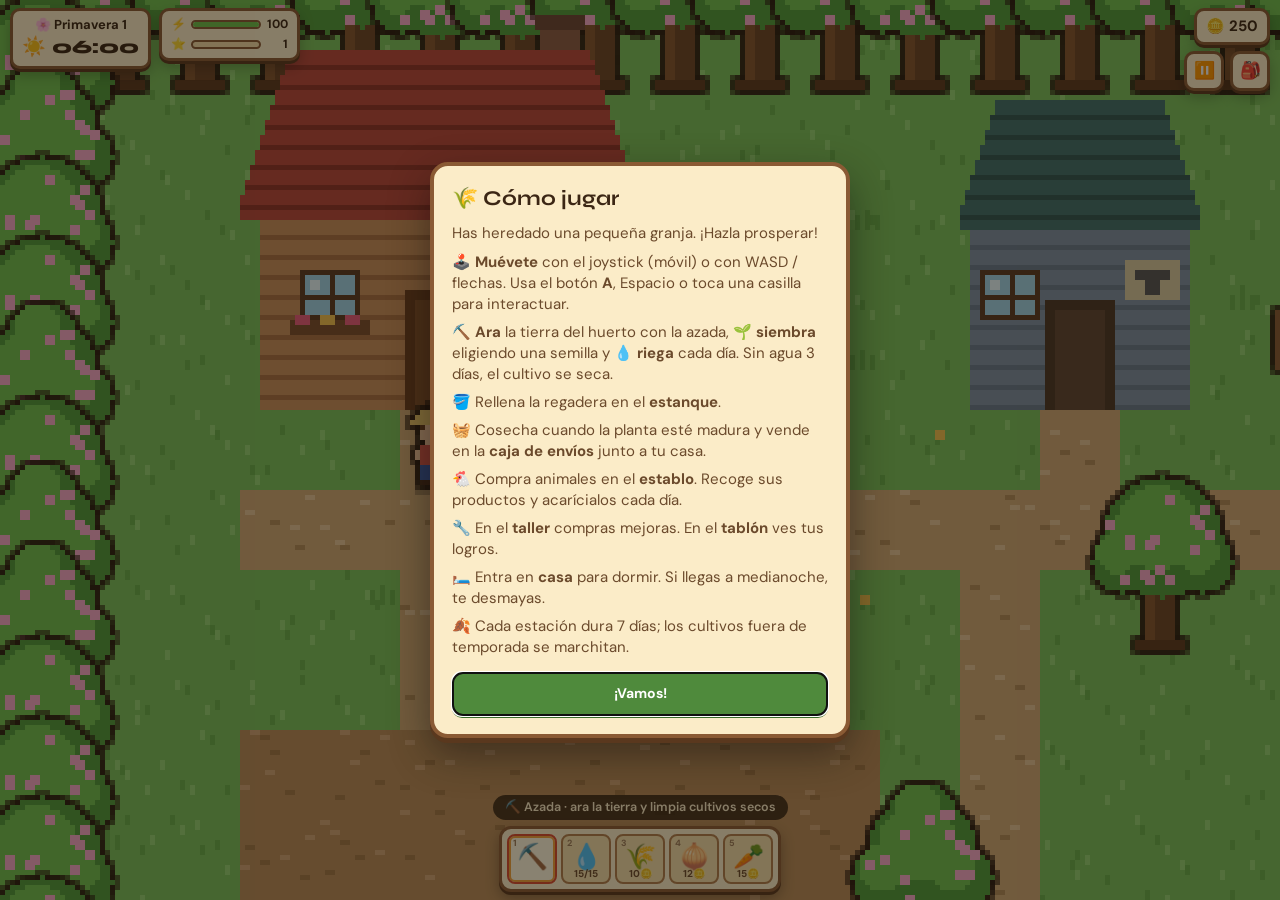
<file: index.html>
<!DOCTYPE html>
<html lang="es">
<head>
<meta charset="UTF-8">
<meta name="viewport" content="width=device-width, initial-scale=1.0, viewport-fit=cover, user-scalable=no">
<meta name="apple-mobile-web-app-capable" content="yes">
<meta name="apple-mobile-web-app-status-bar-style" content="black-translucent">
<meta name="theme-color" content="#24391c">
<title>Granja Simulador</title>
<link rel="icon" href="data:image/svg+xml,<svg xmlns='http://www.w3.org/2000/svg' viewBox='0 0 100 100'><text y='.9em' font-size='90'>🌾</text></svg>">
<link href="https://fonts.googleapis.com/css2?family=Syne:wght@600;700;800&family=DM+Sans:wght@400;500;600;700&display=swap" rel="stylesheet">
<link rel="stylesheet" href="styles.css">
</head>
<body>

<canvas id="world" aria-label="Mapa de la granja"></canvas>

<!-- HUD -->
<header class="hud">
  <div class="hud-box clock-box">
    <div id="hud-date" class="date"></div>
    <div class="time"><span id="hud-weather"></span> <span id="hud-clock">06:00</span></div>
  </div>
  <div class="hud-stack">
    <div class="hud-box bars">
      <div class="bar-row" title="Energía">⚡ <div class="meter"><div id="energy-fill"></div></div><span id="hud-energy"></span></div>
      <div class="bar-row" title="Nivel">⭐ <div class="meter xp"><div id="xp-fill"></div></div><span id="hud-level"></span></div>
    </div>
  </div>
  <div class="hud-right">
    <div class="hud-box coins">🪙 <strong id="hud-coins">0</strong></div>
    <div class="hud-buttons">
      <button id="btn-pause" class="hud-box icon-btn" aria-label="Pausar">⏸️</button>
      <button id="btn-menu" class="hud-box icon-btn" aria-label="Menú">🎒</button>
    </div>
  </div>
</header>

<div id="toast-wrap" class="toast-wrap" aria-live="polite"></div>

<!-- Controles -->
<div class="controls">
  <div id="joystick" class="joystick" aria-label="Joystick"><div id="joy-knob" class="knob"></div></div>
  <button id="btn-action" class="action-btn" aria-label="Usar">A</button>
</div>

<footer class="bottom">
  <div id="tool-hint" class="tool-hint"></div>
  <div id="hotbar" class="hotbar"></div>
</footer>

<!-- Paneles -->
<div id="panel" class="panel hidden" role="dialog" aria-modal="true">
  <div class="panel-box">
    <div class="panel-head">
      <h2 id="panel-title"></h2>
      <button id="panel-close" class="icon-btn" aria-label="Cerrar">✕</button>
    </div>
    <div id="panel-body" class="panel-body"></div>
  </div>
</div>

<div id="modal" class="modal hidden" role="dialog" aria-modal="true">
  <div class="modal-box">
    <h2 id="modal-title"></h2>
    <div id="modal-body"></div>
    <div id="modal-actions" class="btn-row"></div>
  </div>
</div>

<script src="data.js"></script>
<script src="sprites.js"></script>
<script src="game.js"></script>
</body>
</html>
</file>
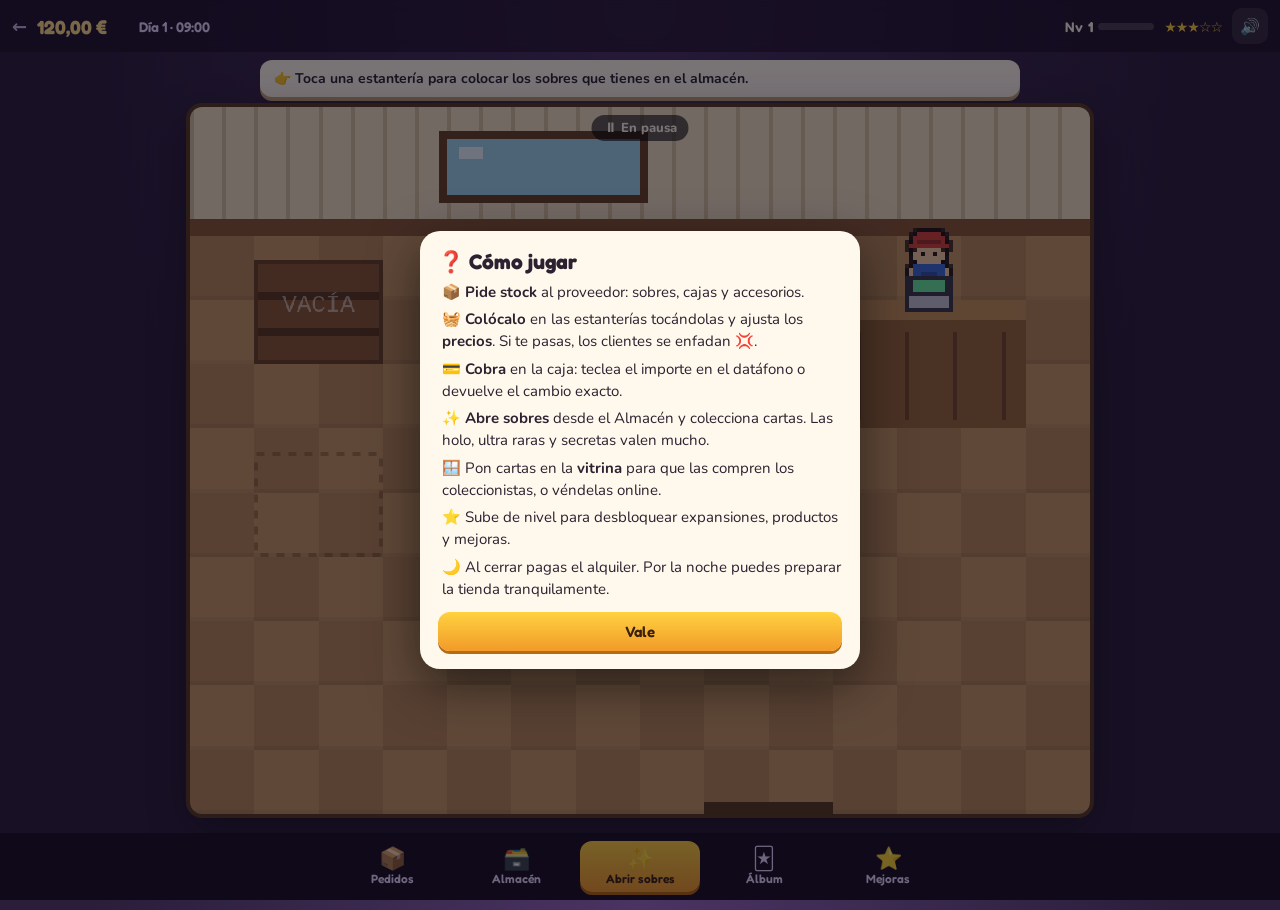
<file: cartas/index.html>
<!DOCTYPE html>
<html lang="es">
<head>
<meta charset="UTF-8">
<meta name="viewport" content="width=device-width, initial-scale=1.0, viewport-fit=cover">
<meta name="apple-mobile-web-app-capable" content="yes">
<meta name="theme-color" content="#2a1e3a">
<title>Tienda de Cartas Brisaluz</title>
<link rel="icon" href="data:image/svg+xml,<svg xmlns='http://www.w3.org/2000/svg' viewBox='0 0 100 100'><text y='.9em' font-size='90'>🃏</text></svg>">
<link rel="preconnect" href="https://fonts.googleapis.com">
<link href="https://fonts.googleapis.com/css2?family=Fredoka:wght@500;600;700&family=Nunito:wght@600;700;800;900&display=swap" rel="stylesheet">
<link rel="stylesheet" href="cards.css">
<link rel="stylesheet" href="styles.css">
</head>
<body>

<header id="hud">
  <a href="../" class="hud-back" title="Volver a la granja">←</a>
  <div class="hud-money" id="hud-money"></div>
  <div class="hud-when"><span id="hud-day"></span> · <span id="hud-clock"></span></div>
  <div class="hud-level">Nv <b id="hud-level"></b><div class="xp"><div id="xp-fill"></div></div></div>
  <div class="hud-rep" id="hud-rep" title="Reputación"></div>
  <button id="btn-mute" class="icon-btn" aria-label="Sonido">🔊</button>
</header>

<div id="hint" class="hint hidden"></div>

<main id="shop-wrap">
  <canvas id="shop" aria-label="Tu tienda de cartas"></canvas>
  <div id="paused" class="paused hidden">⏸ En pausa</div>
  <button id="btn-charge" class="charge hidden">💳 Cobrar <span class="n"></span></button>
  <button id="btn-day" class="day-btn hidden">☀️ Abrir la tienda</button>
</main>

<nav id="bar">
  <button data-ui="orders"><span>📦</span>Pedidos</button>
  <button data-ui="storage"><span>🗃️</span>Almacén</button>
  <button data-ui="open" class="star"><span>✨</span>Abrir sobres</button>
  <button data-ui="album"><span>🃏</span>Álbum</button>
  <button data-ui="vitrina" class="hidden"><span>🪟</span>Vitrina</button>
  <button data-ui="upgrades"><span>⭐</span>Mejoras</button>
</nav>

<div id="toasts" class="toasts"></div>

<div id="panel" class="panel hidden">
  <div class="sheet">
    <div class="sheet-head"><h2 id="panel-title"></h2><button id="panel-close" class="icon-btn" aria-label="Cerrar">✕</button></div>
    <div id="panel-body" class="sheet-body"></div>
  </div>
</div>

<div id="checkout" class="overlay hidden">
  <div class="co-box">
    <div class="co-head"><b>🧾 Caja registradora</b><button class="btn small" data-co="later">Más tarde</button></div>
    <div class="co-body"></div>
  </div>
</div>

<div id="opening" class="opening hidden">
  <div class="op-top"><div class="op-info"></div><button class="icon-btn" data-op="close" aria-label="Cerrar">✕</button></div>
  <div class="op-stage"></div>
  <div class="op-hint"></div>
  <div class="op-buttons"><button class="btn" data-op="all">Revelar todo</button><button class="btn primary hidden" data-op="exit">Terminar</button></div>
  <div class="op-tray"></div>
</div>

<div id="card-detail" class="overlay hidden"><div class="cd-box"><div class="cd-card"></div><div class="cd-info"></div></div></div>

<div id="modal" class="overlay hidden">
  <div class="modal-box"><h2 class="modal-title"></h2><div class="modal-body"></div><div class="modal-actions btn-row"></div></div>
</div>

<script src="../criaturas/js/data.js"></script>
<script src="../criaturas/js/maps.js"></script>
<script src="../criaturas/js/art.js"></script>
<script src="../criaturas/js/audio.js"></script>
<script src="js/cards.js"></script>
<script src="js/cardview.js"></script>
<script src="js/sfx.js"></script>
<script src="js/shop.js"></script>
<script src="js/opening.js"></script>
<script src="js/ui.js"></script>
<script src="js/main.js"></script>
</body>
</html>
</file>
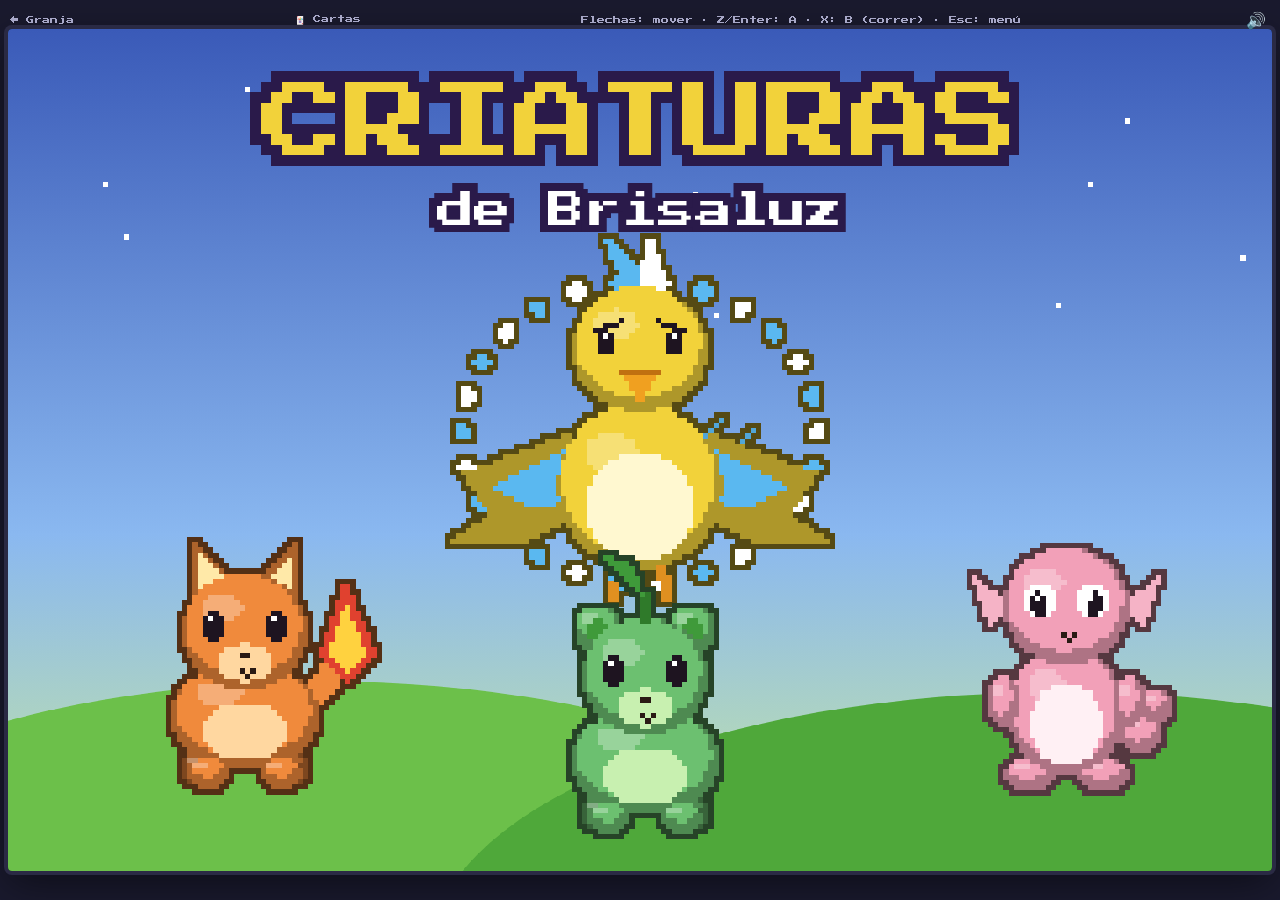
<file: criaturas/index.html>
<!DOCTYPE html>
<html lang="es">
<head>
<meta charset="UTF-8">
<meta name="viewport" content="width=device-width, initial-scale=1.0, viewport-fit=cover, user-scalable=no">
<meta name="apple-mobile-web-app-capable" content="yes">
<meta name="apple-mobile-web-app-status-bar-style" content="black-translucent">
<meta name="theme-color" content="#1a1a2e">
<title>Criaturas de Brisaluz</title>
<link rel="icon" href="data:image/svg+xml,<svg xmlns='http://www.w3.org/2000/svg' viewBox='0 0 100 100'><circle cx='50' cy='50' r='46' fill='%23f4f4f4' stroke='%232a1a14' stroke-width='6'/><path d='M4 50a46 46 0 0 1 92 0z' fill='%23d8433a'/><rect x='4' y='46' width='92' height='8' fill='%232a1a14'/><circle cx='50' cy='50' r='13' fill='%23fff' stroke='%232a1a14' stroke-width='6'/></svg>">
<link rel="preconnect" href="https://fonts.googleapis.com">
<link href="https://fonts.googleapis.com/css2?family=Press+Start+2P&display=swap" rel="stylesheet">
<link rel="stylesheet" href="styles.css">
</head>
<body>
<div id="app">
  <div id="topbar">
    <a href="../" class="top-link">← Granja</a>
    <a href="../cartas/" class="top-link">🃏 Cartas</a>
    <span class="keys-hint">Flechas: mover · Z/Enter: A · X: B (correr) · Esc: menú</span>
    <button id="btn-mute" class="top-btn" aria-label="Sonido">🔊</button>
  </div>

  <div id="screen">
    <canvas id="game" width="240" height="160"></canvas>
    <div id="ui"></div>
  </div>

  <div id="controls">
    <div class="dpad">
      <button data-btn="up" class="d up" aria-label="Arriba"></button>
      <button data-btn="left" class="d left" aria-label="Izquierda"></button>
      <span class="d center"></span>
      <button data-btn="right" class="d right" aria-label="Derecha"></button>
      <button data-btn="down" class="d down" aria-label="Abajo"></button>
    </div>
    <div class="mid">
      <button data-btn="start" class="pill">START</button>
    </div>
    <div class="ab">
      <button data-btn="b" class="round b">B</button>
      <button data-btn="a" class="round a">A</button>
    </div>
  </div>
</div>

<script src="js/data.js"></script>
<script src="js/maps.js"></script>
<script src="js/art.js"></script>
<script src="js/audio.js"></script>
<script src="js/mons.js"></script>
<script src="js/ui.js"></script>
<script src="js/battle.js"></script>
<script src="js/world.js"></script>
<script src="js/main.js"></script>
<script type="importmap">{ "imports": { "three": "./vendor/three/three.module.min.js" } }</script>
<script type="module" src="js/battle3d.js"></script>
</body>
</html>
</file>
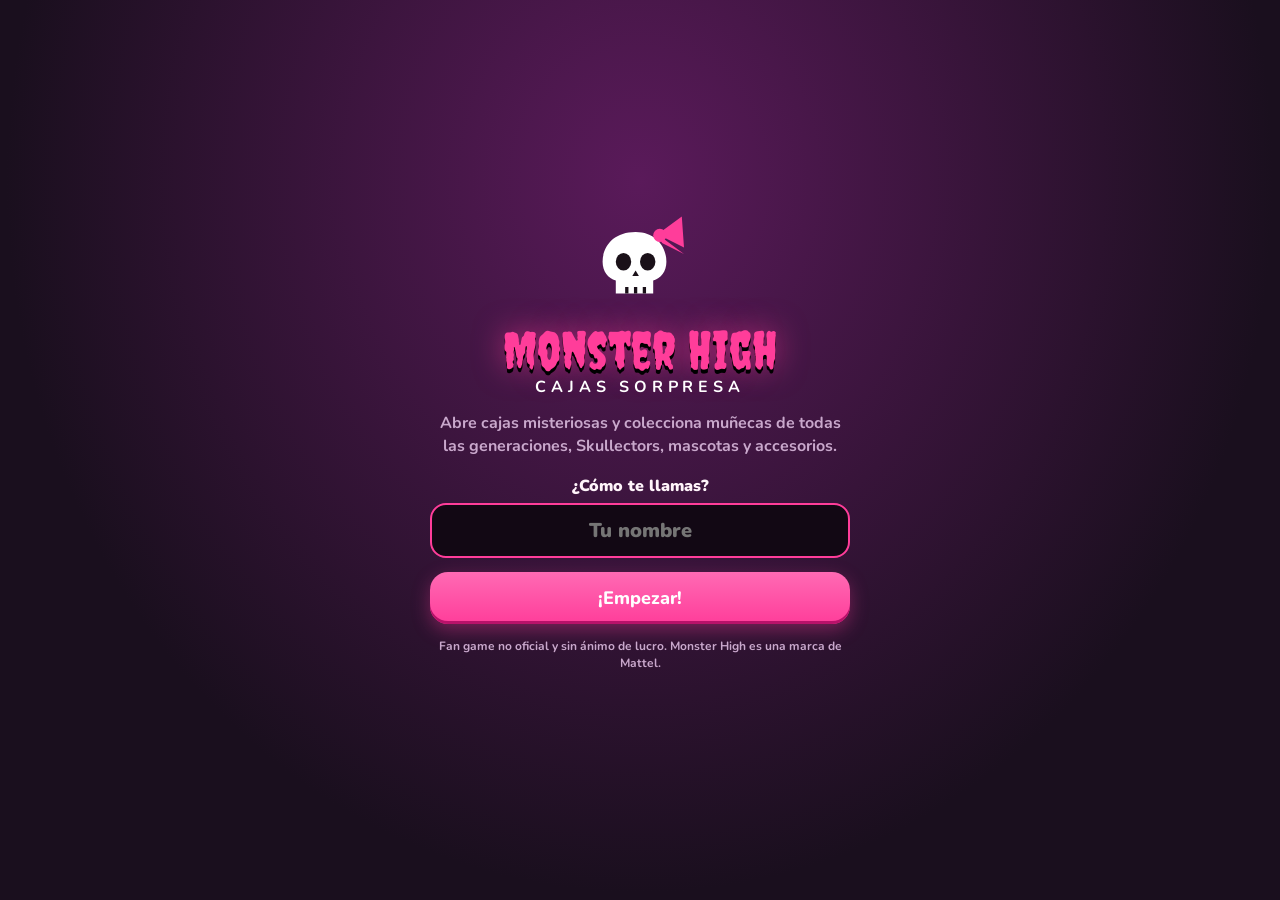
<file: monster/index.html>
<!DOCTYPE html>
<html lang="es">
<head>
<meta charset="UTF-8">
<meta name="viewport" content="width=device-width, initial-scale=1.0, viewport-fit=cover">
<meta name="apple-mobile-web-app-capable" content="yes">
<meta name="theme-color" content="#1a0f1e">
<meta name="referrer" content="no-referrer">
<title>Monster High · Cajas Sorpresa</title>
<link rel="icon" href="data:image/svg+xml,<svg xmlns='http://www.w3.org/2000/svg' viewBox='0 0 100 100'><text y='.9em' font-size='90'>💀</text></svg>">
<link rel="preconnect" href="https://fonts.googleapis.com">
<link href="https://fonts.googleapis.com/css2?family=Creepster&family=Nunito:wght@600;700;800;900&display=swap" rel="stylesheet">
<link rel="stylesheet" href="styles.css">
</head>
<body>

<div id="app" class="hidden">
  <header id="top">
    <a href="../" class="back" title="Volver a GameParty" aria-label="Volver">←</a>
    <div class="logo"><span class="logo-skull"></span><div><b>Monster High</b><small>Cajas Sorpresa</small></div></div>
    <div class="coins" id="coins"></div>
    <button id="who" class="who" aria-label="Perfil"></button>
  </header>
  <main id="view"></main>
  <nav id="tabs">
    <button data-tab="cajas"><i>🎁</i><span>Cajas</span></button>
    <button data-tab="coleccion"><i>💀</i><span>Colección</span></button>
    <button data-tab="estanteria"><i>🪞</i><span>Estantería</span></button>
    <button data-tab="logros"><i>🏆</i><span>Logros</span></button>
    <button data-tab="perfil"><i>🦇</i><span>Perfil</span></button>
  </nav>
</div>

<div id="welcome" class="welcome hidden">
  <div class="w-box">
    <div class="w-skull"></div>
    <h1>Monster High</h1>
    <h2>Cajas Sorpresa</h2>
    <p>Abre cajas misteriosas y colecciona muñecas de todas las generaciones, Skullectors, mascotas y accesorios.</p>
    <label for="w-name">¿Cómo te llamas?</label>
    <input id="w-name" maxlength="18" autocomplete="off" placeholder="Tu nombre">
    <button id="w-go" class="btn primary big">¡Empezar!</button>
    <p class="tiny">Fan game no oficial y sin ánimo de lucro. Monster High es una marca de Mattel.</p>
  </div>
</div>

<div id="opening" class="opening hidden">
  <div class="op-raywrap"><div class="op-rays"></div></div>
  <div class="op-top"><span class="op-title"></span><button class="icon-btn" data-op="close" aria-label="Cerrar">✕</button></div>
  <div class="op-stage"></div>
  <div class="op-text"></div>
  <div class="op-actions"></div>
  <div class="op-fx"></div>
</div>

<div id="sheet" class="sheet-wrap hidden">
  <div class="sheet"><button class="icon-btn sheet-x" aria-label="Cerrar">✕</button><div class="sheet-body"></div></div>
</div>

<div id="modal" class="modal-wrap hidden">
  <div class="modal"><h3 class="m-title"></h3><div class="m-body"></div><div class="m-actions"></div></div>
</div>

<div id="toasts" class="toasts"></div>
<input type="file" id="file-photo" accept="image/*" hidden>
<input type="file" id="file-import" accept="application/json,.json" hidden>

<script src="js/data.js"></script>
<script src="js/catalog.js"></script>
<script src="js/photos.js"></script>
<script src="js/art.js"></script>
<script src="js/looks.js"></script>
<script src="js/figure.js"></script>
<script src="js/sfx.js"></script>
<script src="js/store.js"></script>
<script src="js/game.js"></script>
<script src="js/ui.js"></script>
<script src="js/opening.js"></script>
<script src="js/main.js"></script>
</body>
</html>
</file>
<file: styles.css>
/* ══════════════════════════════════════
   TOKENS (interfaz de madera y pergamino)
══════════════════════════════════════ */
:root {
  --bg: #24391c;
  --paper: #fbecc8;
  --paper2: #f3dca8;
  --wood: #8a5a34;
  --wood-dark: #5a381e;
  --wood-light: #b07d4a;
  --text: #3b2614;
  --text2: #6b4a2c;
  --muted: #9a7a58;
  --accent: #4f8a3c;
  --accent-dark: #3a6b2b;
  --gold: #e9b93a;
  --danger: #b8402f;
  --energy: #6cc04a;
  --xp: #6d7be0;
  --radius: 14px;
  --font-display: 'Syne', sans-serif;
  --font-body: 'DM Sans', sans-serif;
}

/* ══════════════════════════════════════
   BASE
══════════════════════════════════════ */
*, *::before, *::after { box-sizing: border-box; margin: 0; padding: 0; -webkit-tap-highlight-color: transparent; }
html, body { height: 100%; overflow: hidden; }
body {
  background: var(--bg);
  color: var(--text);
  font-family: var(--font-body);
  font-size: 15px;
  line-height: 1.4;
  -webkit-font-smoothing: antialiased;
  user-select: none;
  -webkit-user-select: none;
  overscroll-behavior: none;
}
button { font: inherit; color: inherit; cursor: pointer; border: none; background: none; }
h2, h3 { font-family: var(--font-display); }
.hidden { display: none !important; }
.muted { color: var(--muted); font-weight: 500; }

#world {
  position: fixed; inset: 0;
  width: 100vw; height: 100vh; height: 100dvh;
  display: block;
  touch-action: none;
  image-rendering: pixelated;
}

/* Caja de madera reutilizable */
.hud-box {
  background: var(--paper);
  border: 3px solid var(--wood);
  border-radius: 10px;
  box-shadow: 0 3px 0 var(--wood-dark), 0 6px 14px rgba(0,0,0,.25);
  padding: 5px 9px;
}

/* ══════════════════════════════════════
   HUD
══════════════════════════════════════ */
.hud {
  position: fixed; top: 0; left: 0; right: 0; z-index: 10;
  display: flex; align-items: flex-start; gap: 8px;
  padding: calc(8px + env(safe-area-inset-top)) 10px 0;
  pointer-events: none;
}
.hud > * { pointer-events: auto; }
.clock-box { text-align: center; min-width: 108px; }
.clock-box .date { font-weight: 700; font-size: 13px; white-space: nowrap; }
.clock-box .time { font-family: var(--font-display); font-weight: 800; font-size: 19px; font-variant-numeric: tabular-nums; }
#hud-clock.late { color: var(--danger); }
.hud-stack { flex: 1; min-width: 0; display: flex; }
.bars { display: flex; flex-direction: column; gap: 3px; font-size: 12px; font-weight: 700; }
.bar-row { display: flex; align-items: center; gap: 5px; white-space: nowrap; }
.bar-row span { min-width: 22px; text-align: right; font-variant-numeric: tabular-nums; }
.meter { height: 9px; width: 70px; background: var(--paper2); border: 2px solid var(--wood); border-radius: 6px; overflow: hidden; }
.meter > div { height: 100%; width: 0; background: var(--energy); transition: width .3s ease; }
.meter.xp > div { background: var(--xp); }
.meter.wide { width: 100%; margin-top: 6px; }
.meter.wide > div { background: var(--accent); }
.meter.mood > div { background: #e5618f; }
.hud-right { display: flex; flex-direction: column; align-items: flex-end; gap: 6px; }
.coins { font-weight: 700; white-space: nowrap; font-variant-numeric: tabular-nums; }
.hud-buttons { display: flex; gap: 6px; }
.icon-btn { width: 40px; height: 40px; display: grid; place-items: center; font-size: 17px; padding: 0; }

/* ══════════════════════════════════════
   BARRA DE HERRAMIENTAS
══════════════════════════════════════ */
.bottom {
  position: fixed; left: 0; right: 0; bottom: 0; z-index: 10;
  display: flex; flex-direction: column; align-items: center; gap: 6px;
  padding: 0 10px calc(8px + env(safe-area-inset-bottom));
  pointer-events: none;
}
.tool-hint {
  background: rgba(40, 26, 14, .78); color: #fbecc8;
  font-size: 12.5px; font-weight: 600;
  padding: 4px 12px; border-radius: 99px;
  max-width: 100%; text-align: center;
}
.hotbar {
  pointer-events: auto;
  display: flex; gap: 4px;
  background: var(--paper);
  border: 3px solid var(--wood);
  border-radius: 12px;
  box-shadow: 0 3px 0 var(--wood-dark), 0 6px 14px rgba(0,0,0,.3);
  padding: 5px;
  max-width: 100%;
  overflow-x: auto;
  scrollbar-width: none;
}
.hotbar::-webkit-scrollbar { display: none; }
.slot {
  position: relative; flex: 0 0 auto;
  width: 50px; height: 50px;
  background: var(--paper2);
  border: 2px solid var(--wood-light);
  border-radius: 8px;
  display: grid; place-items: center;
}
.slot .icon { font-size: 25px; line-height: 1; margin-top: -6px; }
.slot .count { position: absolute; bottom: 1px; left: 0; right: 0; text-align: center; font-size: 10px; font-weight: 700; color: var(--text2); }
.slot .key { position: absolute; top: 1px; left: 4px; font-size: 9px; font-weight: 700; color: var(--muted); }
.slot.selected { border-color: #d84a2f; box-shadow: 0 0 0 2px #f2a23a inset; background: #fff6dc; }
.slot.off .icon { filter: grayscale(.85); opacity: .6; }

/* ══════════════════════════════════════
   CONTROLES TÁCTILES
══════════════════════════════════════ */
.controls {
  position: fixed; left: 0; right: 0; z-index: 9;
  bottom: calc(108px + env(safe-area-inset-bottom));
  display: flex; justify-content: space-between; align-items: flex-end;
  padding: 0 18px;
  pointer-events: none;
}
.joystick {
  pointer-events: auto; touch-action: none;
  width: 120px; height: 120px; border-radius: 50%;
  background: rgba(251, 236, 200, .28);
  border: 3px solid rgba(138, 90, 52, .6);
  display: grid; place-items: center;
}
.knob {
  width: 54px; height: 54px; border-radius: 50%;
  background: var(--paper); border: 3px solid var(--wood);
  box-shadow: 0 3px 0 var(--wood-dark);
  transition: transform .05s;
}
.action-btn {
  pointer-events: auto; touch-action: none;
  width: 78px; height: 78px; border-radius: 50%;
  background: var(--accent); color: #fff;
  border: 3px solid var(--accent-dark);
  box-shadow: 0 4px 0 var(--accent-dark), 0 8px 16px rgba(0,0,0,.3);
  font-family: var(--font-display); font-size: 28px; font-weight: 800;
}
.action-btn:active { transform: translateY(3px); box-shadow: 0 1px 0 var(--accent-dark); }
@media (hover: hover) and (pointer: fine) {
  .controls { display: none; }
}

/* ══════════════════════════════════════
   PANELES Y MODALES
══════════════════════════════════════ */
.panel, .modal {
  position: fixed; inset: 0; z-index: 20;
  background: rgba(20, 14, 6, .5);
  display: flex; align-items: flex-end; justify-content: center;
  padding: 12px 12px calc(12px + env(safe-area-inset-bottom));
}
.modal { z-index: 30; align-items: center; }
.panel-box, .modal-box {
  width: 100%; max-width: 520px;
  background: var(--paper);
  border: 4px solid var(--wood);
  border-radius: 18px;
  box-shadow: 0 5px 0 var(--wood-dark), 0 16px 40px rgba(0,0,0,.4);
  animation: rise .2s ease;
}
.panel-box { max-height: 82vh; max-height: 82dvh; display: flex; flex-direction: column; }
@media (min-width: 700px) { .panel { align-items: center; } }
@keyframes rise { from { opacity: 0; transform: translateY(14px); } to { opacity: 1; transform: none; } }
.panel-head {
  display: flex; align-items: center; justify-content: space-between;
  padding: 10px 12px 10px 16px;
  border-bottom: 3px solid var(--paper2);
}
.panel-head h2 { font-size: 20px; }
.panel-head .icon-btn { background: var(--paper2); border-radius: 10px; font-weight: 700; }
.panel-body { overflow-y: auto; padding: 12px 14px 16px; user-select: text; }

.modal-box { max-width: 420px; max-height: 85vh; overflow-y: auto; padding: 18px; }
.modal-box h2 { font-size: 21px; margin-bottom: 10px; }
#modal-body { color: var(--text2); }
#modal-body ul { list-style: none; display: flex; flex-direction: column; gap: 7px; }
#modal-body p + p, #modal-body p + ul, #modal-body ul + p { margin-top: 8px; }

/* ══════════════════════════════════════
   BOTONES, TARJETAS Y LISTAS
══════════════════════════════════════ */
.btn {
  background: var(--paper2); border: 2px solid var(--wood-light);
  border-radius: 10px; padding: 10px 12px;
  font-weight: 700; font-size: 14px;
  box-shadow: 0 2px 0 var(--wood-light);
  transition: transform .08s, opacity .2s;
}
.btn:active { transform: translateY(2px); box-shadow: none; }
.btn:disabled { opacity: .45; cursor: not-allowed; }
.btn.primary { background: var(--accent); color: #fff; border-color: var(--accent-dark); box-shadow: 0 2px 0 var(--accent-dark); }
.btn.danger { color: var(--danger); }
.btn.small { padding: 7px 10px; font-size: 13px; white-space: nowrap; }
.btn.block { width: 100%; margin: 10px 0; }
.btn-row { display: flex; gap: 8px; flex-wrap: wrap; margin-top: 14px; }
.btn-row .btn { flex: 1; }
.btn-group { display: flex; gap: 6px; flex-wrap: wrap; justify-content: flex-end; }

.list { display: flex; flex-direction: column; gap: 8px; }
.card {
  background: #fff8e4; border: 2px solid var(--paper2);
  border-radius: var(--radius); padding: 10px 12px;
}
.card.faded { opacity: .55; }
.card-title { font-weight: 800; font-family: var(--font-display); }
.feed-card { display: flex; align-items: center; justify-content: space-between; gap: 10px; flex-wrap: wrap; }
.small-gap { margin-top: 6px; font-size: 13px; }
.section-title { font-size: 16px; margin: 18px 0 8px; display: flex; gap: 8px; align-items: baseline; }
.section-title.first { margin-top: 2px; }
.hint { color: var(--muted); font-size: 13px; margin-top: 10px; }

.row-item { display: flex; align-items: center; gap: 10px; }
.row-item .big { font-size: 30px; width: 40px; text-align: center; flex-shrink: 0; }
.row-item .info { flex: 1; min-width: 0; }
.row-item .title { font-weight: 700; }
.row-item .sub { font-size: 12.5px; color: var(--text2); }
.row-item .actions { display: flex; gap: 6px; flex-shrink: 0; }
.price-up { color: var(--accent); font-weight: 700; }
.price-down { color: var(--danger); font-weight: 700; }
.empty-state { text-align: center; color: var(--muted); padding: 18px 10px; }

.ach-grid { display: grid; grid-template-columns: 1fr 1fr; gap: 8px; }
.ach { background: #fff8e4; border: 2px solid var(--paper2); border-radius: 12px; padding: 9px; }
.ach.locked { opacity: .45; filter: grayscale(1); }
.ach .emoji { font-size: 22px; }
.ach .name { font-weight: 700; font-size: 13.5px; }
.ach .desc { font-size: 12px; color: var(--text2); }
.stats-list { display: grid; grid-template-columns: 1fr auto; gap: 6px 12px; font-size: 14px; }
.stats-list strong { text-align: right; }
.inv-grid { display: grid; grid-template-columns: repeat(auto-fill, minmax(58px, 1fr)); gap: 6px; }
.inv { background: var(--paper2); border: 2px solid var(--wood-light); border-radius: 10px; padding: 6px; text-align: center; }
.inv span { font-size: 24px; display: block; }
.inv strong { font-size: 13px; }

/* ══════════════════════════════════════
   AVISOS
══════════════════════════════════════ */
.toast-wrap {
  position: fixed; left: 0; right: 0; z-index: 25;
  top: calc(96px + env(safe-area-inset-top));
  display: flex; flex-direction: column; align-items: center; gap: 6px;
  pointer-events: none; padding: 0 16px;
}
.toast {
  background: var(--paper); color: var(--text);
  border: 2px solid var(--wood);
  padding: 7px 14px; border-radius: 99px;
  font-size: 14px; font-weight: 700;
  box-shadow: 0 3px 10px rgba(0,0,0,.3);
  max-width: 100%; text-align: center;
  animation: toastIn .25s ease;
}
.toast.out { opacity: 0; transform: translateY(-6px); transition: all .3s; }
@keyframes toastIn { from { opacity: 0; transform: translateY(-8px); } to { opacity: 1; transform: none; } }

@media (max-width: 380px) {
  .meter { width: 52px; }
  .clock-box { min-width: 96px; }
  .slot { width: 46px; height: 46px; }
}
</file>
<file: cartas/cards.css>
/* ══════════════════════════════════════
   CARTAS
   Todo se mide en cqw (porcentaje del ancho de la carta), así la misma
   carta sirve en miniatura y a pantalla completa.
══════════════════════════════════════ */
@property --mx { syntax: '<number>'; inherits: true; initial-value: 0.5; }
@property --my { syntax: '<number>'; inherits: true; initial-value: 0.5; }

.card {
  --mx: 0.5; --my: 0.5; --tilt: 0;
  container-type: inline-size;
  position: relative;
  width: 100%;
  aspect-ratio: 63 / 88;
  perspective: 900px;
  user-select: none;
  -webkit-user-select: none;
}
.card-inner {
  position: absolute; inset: 0;
  transform-style: preserve-3d;
  transition: transform .55s cubic-bezier(.2, .8, .2, 1);
  transform: rotateX(calc((var(--my) - .5) * -18deg * var(--tilt))) rotateY(calc((var(--mx) - .5) * 22deg * var(--tilt)));
}
.card.flipped .card-inner { transform: rotateY(180deg); }
.card.tilting .card-inner { transition: transform .08s linear; }

.face {
  position: absolute; inset: 0;
  border-radius: 4.5cqw;
  overflow: hidden;
  backface-visibility: hidden;
  -webkit-backface-visibility: hidden;
  box-shadow: 0 1.5cqw 4cqw rgba(0,0,0,.35);
}
.face.back { transform: rotateY(180deg); }

/* ── Cara frontal ──────────────── */
.front {
  background: #f4d23a;
  padding: 3.2cqw;
  font-family: 'Nunito', system-ui, sans-serif;
  color: #1e1e28;
}
.front .frame {
  position: relative;
  height: 100%;
  border-radius: 2.4cqw;
  background: linear-gradient(170deg, color-mix(in srgb, var(--tc) 22%, #fff) 0%, color-mix(in srgb, var(--tc) 38%, #fff) 100%);
  padding: 2.4cqw 3cqw 2cqw;
  display: flex; flex-direction: column;
  overflow: hidden;
}
.top .stage { font-size: 3.2cqw; font-weight: 700; font-style: italic; opacity: .75; line-height: 1.2; }
.name-row { display: flex; align-items: center; gap: 1.5cqw; }
.name { flex: 1; font-size: 7.4cqw; font-weight: 900; letter-spacing: -.02em; line-height: 1.1; white-space: nowrap; overflow: hidden; text-overflow: ellipsis; }
.hp { font-size: 6.4cqw; font-weight: 900; color: #b8202a; line-height: 1; }
.hp small { font-size: 3.2cqw; margin-right: .6cqw; }
.type-icon, .cost {
  display: inline-grid; place-items: center;
  border-radius: 50%;
  background: radial-gradient(circle at 35% 30%, color-mix(in srgb, var(--tc) 40%, #fff), var(--tc));
  box-shadow: inset 0 -.4cqw 0 rgba(0,0,0,.25), 0 0 0 .4cqw rgba(255,255,255,.6);
}
.type-icon { width: 7.4cqw; height: 7.4cqw; font-size: 4.4cqw; }
.cost { width: 5.4cqw; height: 5.4cqw; font-size: 3.2cqw; margin-right: .6cqw; }

.art {
  position: relative;
  margin: 1.4cqw 0 0;
  aspect-ratio: 600 / 420;
  border: .9cqw solid #c9a640;
  box-shadow: inset 0 0 0 .4cqw rgba(0,0,0,.25);
  background: #fff;
  overflow: hidden;
  flex-shrink: 0;
}
.art img { width: 100%; height: 100%; object-fit: cover; display: block; }
.art.entrenador, .art.objeto { background: radial-gradient(circle at 50% 60%, #fff 0%, color-mix(in srgb, var(--tc) 30%, #fff) 70%); }
.art.entrenador img { object-fit: contain; object-position: center 20%; transform: scale(1.35) translateY(8%); }
.art.objeto img { object-fit: contain; padding: 6cqw; }
.art img.pixel { image-rendering: pixelated; padding: 9cqw; }
.strip {
  font-size: 2.9cqw; font-weight: 700; font-style: italic;
  text-align: center;
  background: linear-gradient(90deg, transparent, rgba(201,166,64,.5), transparent);
  margin: .8cqw 0 .6cqw;
}
.attacks { flex: 1; display: flex; flex-direction: column; justify-content: center; gap: .4cqw; min-height: 0; }
.atk { display: flex; align-items: center; gap: 1cqw; }
.costs { display: inline-flex; min-width: 17cqw; }
.atk-name { flex: 1; font-size: 5.2cqw; font-weight: 900; }
.atk-dmg { font-size: 6.2cqw; font-weight: 900; }
.atk-text { font-size: 3.1cqw; line-height: 1.25; padding-left: 18cqw; margin-top: -.6cqw; }
.bottom {
  display: flex; justify-content: space-between;
  font-size: 2.7cqw; font-weight: 700;
  border-top: .3cqw solid rgba(0,0,0,.2);
  padding-top: .8cqw;
}
.flavor { font-size: 2.5cqw; font-style: italic; line-height: 1.25; margin-top: .8cqw; border: .3cqw solid rgba(201,166,64,.8); padding: .6cqw 1.2cqw; opacity: .85; }
.foot { display: flex; align-items: center; gap: 2cqw; font-size: 2.5cqw; font-weight: 800; margin-top: 1cqw; }
.foot .illus { margin-left: auto; opacity: .65; font-weight: 600; }
.rsym { font-size: 3.2cqw; }
.rsym.r-SR, .rsym.r-UR { color: #c89a1a; }

/* Entrenador y objeto */
.badge-kind {
  display: inline-block; font-size: 3cqw; font-weight: 900; letter-spacing: .1em;
  background: #2a2a3a; color: #fff; padding: .3cqw 2cqw; border-radius: 1cqw;
}
.kind-entrenador .frame { background: linear-gradient(170deg, #fff6e0, #f0d8a0); }
.kind-objeto .frame { background: linear-gradient(170deg, #eef4ff, #c8d8f0); }
.text-box { flex: 1; font-size: 4.4cqw; font-weight: 700; line-height: 1.3; padding: 2.4cqw 1cqw; display: flex; align-items: center; }
.rule { font-size: 2.6cqw; font-style: italic; opacity: .7; text-align: center; border-top: .3cqw solid rgba(0,0,0,.15); padding-top: .8cqw; }

/* Energía */
.kind-energia .frame { background: radial-gradient(circle at 50% 40%, color-mix(in srgb, var(--tc) 30%, #fff), color-mix(in srgb, var(--tc) 70%, #222)); justify-content: center; align-items: center; }
.energy-art {
  width: 62cqw; aspect-ratio: 1; border-radius: 50%;
  display: grid; place-items: center;
  background: radial-gradient(circle at 35% 30%, color-mix(in srgb, var(--tc) 30%, #fff), var(--tc));
  box-shadow: 0 0 0 2cqw rgba(255,255,255,.75), 0 2cqw 6cqw rgba(0,0,0,.35);
  font-size: 30cqw;
  margin-top: 12cqw;
}
.energy-name { margin-top: 10cqw; font-size: 7cqw; font-weight: 900; color: #fff; text-shadow: 0 .5cqw 0 rgba(0,0,0,.35); }
.kind-energia .rule { color: #fff; border: none; margin-top: auto; }
.kind-energia .foot { color: #fff; width: 100%; }

/* ── Arte completo (ultra raras y secretas) ── */
.full-art { position: absolute; inset: 0; width: 100%; height: 100%; object-fit: cover; }
.v-full .frame, .v-gold .frame, .v-rainbow .frame {
  background: linear-gradient(180deg, rgba(255,255,255,0) 0%, rgba(255,255,255,0) 58%, rgba(255,255,255,.84) 70%, rgba(255,255,255,.94) 100%);
  border: .5cqw solid rgba(255,255,255,.6);
}
.art-spacer { flex: 1; }
.v-full .attacks, .v-gold .attacks, .v-rainbow .attacks { flex: none; gap: 0; }
.v-full .atk-name, .v-gold .atk-name, .v-rainbow .atk-name { font-size: 4.6cqw; }
.v-full .atk-dmg, .v-gold .atk-dmg, .v-rainbow .atk-dmg { font-size: 5.4cqw; }
.v-full .atk-text, .v-gold .atk-text, .v-rainbow .atk-text { font-size: 2.7cqw; margin-top: -1cqw; }
.v-full .top, .v-gold .top, .v-rainbow .top { background: linear-gradient(180deg, rgba(255,255,255,.85), rgba(255,255,255,0)); margin: -2.4cqw -3cqw 0; padding: 2.4cqw 3cqw 4cqw; }
.v-full { background: linear-gradient(135deg, #e8e8f0, #9aa8c8, #e8e8f0); }
.v-gold { background: linear-gradient(135deg, #fff2a8, #c8901a 35%, #fff0a0 55%, #a8700a 80%, #ffe680); }
.v-gold .full-art { filter: sepia(.55) saturate(1.6) hue-rotate(-8deg) brightness(1.05); }
.v-gold .frame { background: linear-gradient(180deg, rgba(255,230,140,0) 0%, rgba(255,230,140,0) 58%, rgba(255,236,170,.88) 70%, rgba(255,240,190,.95) 100%); }
.v-rainbow { background: linear-gradient(135deg, #ff9ab0, #ffe08a, #9af0b0, #8ac8ff, #c8a0ff); }
.v-rainbow .full-art { filter: saturate(1.4) brightness(1.05); }

/* Expansiones */
.theme-night { background: #4a3a7a; }
.theme-night .frame { background: linear-gradient(170deg, color-mix(in srgb, var(--tc) 25%, #3a3050), color-mix(in srgb, var(--tc) 35%, #1a1428)); color: #f0ecff; }
.theme-night .art img { filter: brightness(.78) saturate(1.15) hue-rotate(-12deg); }
.theme-night .art::after { content: ''; position: absolute; inset: 0; background: radial-gradient(circle at 50% 40%, transparent 35%, rgba(40,10,80,.55)); }
.theme-night .hp { color: #ff8a9a; }
.theme-night.kind-entrenador .frame, .theme-night.kind-objeto .frame { background: linear-gradient(170deg, #3a3050, #241c38); }
.theme-night .badge-kind { background: #c8b8ff; color: #241c38; }
.theme-night.v-full .frame, .theme-night.v-gold .frame, .theme-night.v-rainbow .frame {
  background: linear-gradient(180deg, rgba(30,20,50,0) 0%, rgba(30,20,50,0) 58%, rgba(30,20,50,.82) 70%, rgba(24,16,40,.94) 100%);
}
.theme-night.v-full .top, .theme-night.v-gold .top, .theme-night.v-rainbow .top { background: linear-gradient(180deg, rgba(30,20,50,.85), rgba(30,20,50,0)); }
.theme-legend { background: linear-gradient(135deg, #f2d23a, #ffffff 40%, #8ac8ff 60%, #f2c040); }

/* ── Holográfico ───────────────── */
.holo {
  position: absolute; inset: 0;
  pointer-events: none;
  background:
    repeating-linear-gradient(115deg,
      hsl(0 100% 72% / .9) 0%, hsl(50 100% 70% / .9) 5%, hsl(120 90% 70% / .9) 10%,
      hsl(190 100% 72% / .9) 15%, hsl(260 100% 76% / .9) 20%, hsl(320 100% 74% / .9) 25%, hsl(360 100% 72% / .9) 30%);
  background-size: 260% 260%;
  background-position: calc(var(--mx) * 100%) calc(var(--my) * 100%);
  mix-blend-mode: color-dodge;
  opacity: .32;
  animation: holo-drift 6s ease-in-out infinite alternate;
}
.art-holo { opacity: .38; }
.r-UR .holo { opacity: .28; }
.r-SR .holo {
  opacity: .3;
  background:
    radial-gradient(circle, rgba(255,255,255,.95) 0 .5px, transparent 1.4px) 0 0 / 4cqw 4cqw,
    repeating-linear-gradient(115deg,
      hsl(0 100% 72% / .9) 0%, hsl(50 100% 70% / .9) 5%, hsl(120 90% 70% / .9) 10%,
      hsl(190 100% 72% / .9) 15%, hsl(260 100% 76% / .9) 20%, hsl(320 100% 74% / .9) 25%, hsl(360 100% 72% / .9) 30%) calc(var(--mx) * 100%) calc(var(--my) * 100%) / 260% 260%;
}
.v-gold .holo { mix-blend-mode: overlay; opacity: .45; }
.v-rainbow .holo { opacity: .24; }
@keyframes holo-drift { from { background-position: 20% 30%; } to { background-position: 80% 70%; } }
.card.tilting .holo { animation: none; }
.glare {
  position: absolute; inset: 0; pointer-events: none;
  background: radial-gradient(circle at calc(var(--mx) * 100%) calc(var(--my) * 100%), rgba(255,255,255,.55), rgba(255,255,255,0) 45%);
  mix-blend-mode: overlay;
  opacity: 0;
  transition: opacity .2s;
}
.card.tilting .glare { opacity: 1; }

/* ── Reverso ───────────────────── */
.back {
  background:
    radial-gradient(circle at 50% 50%, rgba(255,255,255,.12) 0 30%, transparent 31%),
    repeating-conic-gradient(from 0deg, #1e3a8a 0 10deg, #234aa8 10deg 20deg);
  border: 3.4cqw solid #f2c040;
  display: grid; place-items: center;
}
.back-ring {
  width: 54cqw; aspect-ratio: 1; border-radius: 50%;
  background: conic-gradient(from 200deg, #f2c040, #fff4b0, #f2c040, #c8901a, #f2c040);
  display: grid; place-items: center;
  box-shadow: 0 0 6cqw rgba(255,220,120,.6);
}
.back-core {
  width: 38cqw; aspect-ratio: 1; border-radius: 50%;
  background: radial-gradient(circle at 40% 35%, #8ac8ff, #2a5ad8 60%, #1a2a6a);
  box-shadow: inset 0 0 0 2cqw #fff;
}
.back-title {
  position: absolute; bottom: 8cqw; left: 0; right: 0; text-align: center;
  font-family: 'Fredoka', system-ui, sans-serif; font-weight: 700;
  font-size: 8cqw; color: #f2c040; letter-spacing: .08em;
  text-shadow: 0 .6cqw 0 #8a5a10;
}
.back-title small { display: block; font-size: 3.4cqw; color: #fff; letter-spacing: .3em; text-shadow: none; }
</file>
<file: cartas/styles.css>
/* ══════════════════════════════════════
   TOKENS
══════════════════════════════════════ */
:root {
  --bg: #2a1e3a;
  --bg2: #3a2a4e;
  --paper: #fff8ec;
  --paper2: #f4e6cc;
  --ink: #2a2230;
  --ink2: #6a5a70;
  --accent: #f2a23a;
  --accent2: #e0602a;
  --good: #3a9a4a;
  --bad: #d8433a;
  --warn: #c88a10;
  --radius: 16px;
  --font: 'Fredoka', system-ui, sans-serif;
  --font2: 'Nunito', system-ui, sans-serif;
}

*, *::before, *::after { box-sizing: border-box; margin: 0; padding: 0; -webkit-tap-highlight-color: transparent; }
html, body { height: 100%; }
body {
  background: radial-gradient(ellipse at 50% 0%, #4a3462, var(--bg) 60%);
  color: var(--paper);
  font-family: var(--font2);
  overflow-x: hidden;
  display: flex; flex-direction: column;
  min-height: 100dvh;
}
body.no-scroll { overflow: hidden; }
button { font: inherit; color: inherit; border: none; background: none; cursor: pointer; }
.hidden { display: none !important; }
.muted { color: var(--ink2); }
.good { color: var(--good); } .bad { color: var(--bad); } .warn { color: var(--warn); }

/* ── HUD ──────────────────────── */
#hud {
  display: flex; align-items: center; gap: 10px;
  padding: calc(8px + env(safe-area-inset-top)) 12px 8px;
  font-family: var(--font); font-weight: 600;
  background: rgba(20, 12, 30, .55);
  backdrop-filter: blur(6px);
  position: sticky; top: 0; z-index: 10;
}
.hud-back { color: #c8b8e0; text-decoration: none; font-size: 18px; }
.hud-money { font-size: 19px; color: #ffe08a; font-weight: 700; min-width: 92px; }
.hud-money.neg { color: #ff8a80; }
.hud-when { font-size: 14px; color: #e8dcff; white-space: nowrap; }
.hud-level { display: flex; align-items: center; gap: 5px; font-size: 14px; margin-left: auto; }
.xp { width: 56px; height: 7px; background: rgba(255,255,255,.18); border-radius: 4px; overflow: hidden; }
#xp-fill { height: 100%; background: linear-gradient(90deg, #8ac8ff, #c8a0ff); width: 0; transition: width .3s; }
.hud-rep { color: #ffd23f; letter-spacing: -1px; font-size: 14px; white-space: nowrap; }
.icon-btn { width: 36px; height: 36px; border-radius: 10px; background: rgba(255,255,255,.1); font-size: 16px; display: grid; place-items: center; flex-shrink: 0; }
@media (max-width: 480px) {
  #hud { gap: 7px; padding-left: 10px; padding-right: 10px; }
  .hud-money { font-size: 17px; min-width: 0; }
  .hud-when { font-size: 12px; }
  .hud-level { font-size: 12px; gap: 4px; }
  .xp { width: 30px; }
  .hud-rep { font-size: 11px; }
  #hud .icon-btn { width: 30px; height: 30px; font-size: 14px; }
  body #shop-wrap { padding-left: 8px; padding-right: 8px; align-items: center; padding-bottom: 150px; }
}

.hint {
  margin: 8px auto 0; max-width: 760px; width: calc(100% - 24px);
  background: var(--paper); color: var(--ink);
  padding: 9px 14px; border-radius: 12px;
  font-size: 14px; font-weight: 700;
  box-shadow: 0 4px 0 #c8a878;
  animation: pop .3s ease;
}
@keyframes pop { from { transform: scale(.96); opacity: 0; } to { transform: none; opacity: 1; } }

/* ── Tienda ───────────────────── */
#shop-wrap {
  position: relative; flex: 1;
  display: flex; align-items: flex-start; justify-content: center;
  padding: 10px 12px 96px;
  width: 100%;
}
#shop {
  display: block;
  image-rendering: pixelated;
  border-radius: 12px;
  box-shadow: 0 0 0 4px #5a3a20, 0 12px 40px rgba(0,0,0,.45);
  cursor: pointer;
  touch-action: manipulation;
}
.paused {
  position: absolute; top: 18px; left: 50%; transform: translateX(-50%);
  background: rgba(0,0,0,.6); padding: 4px 12px; border-radius: 99px; font-size: 13px; font-weight: 800;
}
.charge, .day-btn {
  position: fixed; left: 50%; transform: translateX(-50%);
  bottom: calc(86px + env(safe-area-inset-bottom));
  z-index: 12;
  font-family: var(--font); font-size: 18px; font-weight: 700;
  padding: 12px 24px; border-radius: 99px;
  background: linear-gradient(180deg, #ffd23f, #f29a2a); color: #3a2010;
  box-shadow: 0 5px 0 #b86a10, 0 10px 24px rgba(0,0,0,.35);
  animation: pulse 1s ease-in-out infinite;
}
.charge .n { background: #3a2010; color: #ffd23f; border-radius: 99px; padding: 0 8px; margin-left: 4px; font-size: 14px; }
.day-btn { background: linear-gradient(180deg, #8ad8ff, #3a8ad8); color: #fff; box-shadow: 0 5px 0 #1a5a9a, 0 10px 24px rgba(0,0,0,.35); }
@keyframes pulse { 50% { transform: translateX(-50%) scale(1.05); } }

/* ── Barra inferior ───────────── */
#bar {
  position: fixed; left: 0; right: 0; bottom: 0; z-index: 11;
  display: flex; justify-content: center; gap: 4px;
  padding: 8px 8px calc(8px + env(safe-area-inset-bottom));
  background: rgba(20, 12, 30, .85);
  backdrop-filter: blur(8px);
}
#bar button {
  flex: 1; max-width: 120px;
  display: flex; flex-direction: column; align-items: center; gap: 2px;
  font-family: var(--font); font-size: 12px; font-weight: 600; color: #e8dcff;
  padding: 6px 2px; border-radius: 12px;
}
#bar button span { font-size: 22px; line-height: 1; }
#bar button:active { background: rgba(255,255,255,.1); }
#bar button.star { background: linear-gradient(180deg, #ffd23f, #f29a2a); color: #3a2010; box-shadow: 0 3px 0 #b86a10; }

/* ── Avisos ───────────────────── */
.toasts { position: fixed; top: calc(64px + env(safe-area-inset-top)); left: 0; right: 0; z-index: 60; display: flex; flex-direction: column; align-items: center; gap: 6px; pointer-events: none; padding: 0 12px; }
.toast { background: var(--paper); color: var(--ink); padding: 8px 16px; border-radius: 99px; font-weight: 800; font-size: 14px; box-shadow: 0 4px 14px rgba(0,0,0,.35); animation: pop .25s ease; max-width: 100%; text-align: center; }
.toast.bad { background: #ffe0dc; color: #8a1a10; }
.toast.out { opacity: 0; transform: translateY(-6px); transition: all .3s; }

/* ── Paneles ──────────────────── */
.panel, .overlay {
  position: fixed; inset: 0; z-index: 30;
  background: rgba(10, 6, 20, .55);
  display: flex; align-items: flex-end; justify-content: center;
}
.overlay { align-items: center; z-index: 40; padding: 14px; }
.sheet {
  width: 100%; max-width: 640px; max-height: 86dvh;
  background: var(--paper); color: var(--ink);
  border-radius: 22px 22px 0 0;
  display: flex; flex-direction: column;
  animation: rise .22s ease;
  padding-bottom: env(safe-area-inset-bottom);
}
@media (min-width: 700px) { .panel { align-items: center; } .sheet { border-radius: 22px; } }
@keyframes rise { from { transform: translateY(30px); opacity: 0; } to { transform: none; opacity: 1; } }
.sheet-head { display: flex; align-items: center; justify-content: space-between; padding: 14px 16px 10px; border-bottom: 2px solid var(--paper2); }
.sheet-head h2 { font-family: var(--font); font-size: 20px; }
.sheet-head .icon-btn { background: var(--paper2); color: var(--ink); }
.sheet-body { overflow-y: auto; padding: 12px 14px 18px; }
.sheet-body h3 { font-family: var(--font); margin: 16px 0 8px; }
.list { display: flex; flex-direction: column; gap: 8px; }
.row { display: flex; align-items: center; gap: 10px; background: #fff; border: 2px solid var(--paper2); border-radius: 14px; padding: 9px 10px; }
.row.locked { opacity: .5; }
.row .info { flex: 1; min-width: 0; }
.row .title { font-weight: 900; font-size: 15px; }
.row .sub { font-size: 12.5px; color: var(--ink2); }
.actions { display: flex; gap: 6px; flex-shrink: 0; align-items: center; }
.actions.col { flex-direction: column; align-items: stretch; }
.note { background: #e8f4ff; border-radius: 12px; padding: 8px 12px; font-weight: 700; font-size: 13px; margin-bottom: 8px; }
.empty { text-align: center; color: var(--ink2); padding: 24px 10px; font-weight: 700; }

.btn {
  font-family: var(--font); font-weight: 600; font-size: 15px;
  background: var(--paper2); color: var(--ink);
  padding: 10px 14px; border-radius: 12px;
  box-shadow: 0 3px 0 #c8a878;
  transition: transform .08s;
}
.btn:active { transform: translateY(2px); box-shadow: 0 1px 0 #c8a878; }
.btn:disabled { opacity: .45; cursor: not-allowed; }
.btn.primary { background: linear-gradient(180deg, #ffd23f, #f29a2a); color: #3a2010; box-shadow: 0 3px 0 #b86a10; }
.btn.danger { color: var(--bad); }
.btn.small { padding: 7px 10px; font-size: 13px; white-space: nowrap; }
.btn-row { display: flex; gap: 8px; flex-wrap: wrap; margin-top: 12px; }
.btn-row .btn { flex: 1; }

.pthumb {
  width: 46px; height: 58px; flex-shrink: 0; border-radius: 8px; overflow: hidden;
  background: linear-gradient(160deg, var(--c1, var(--c)), var(--c2, var(--c)));
  display: grid; place-items: center; font-size: 26px;
  box-shadow: inset 0 0 0 2px rgba(255,255,255,.4);
}
.pthumb img { width: 80%; aspect-ratio: 1; object-fit: cover; border-radius: 50%; border: 2px solid #fff; }
.pthumb.pt-box { width: 58px; height: 46px; }
.pthumb.pt-box img { width: 60%; }
.stepper { display: flex; align-items: center; background: var(--paper2); border-radius: 10px; overflow: hidden; }
.stepper button { width: 30px; height: 30px; font-weight: 900; font-size: 18px; }
.stepper span { min-width: 24px; text-align: center; font-weight: 900; }
.price-ctl { display: flex; align-items: center; flex-wrap: wrap; gap: 5px; margin-top: 4px; }
.price-ctl button { width: 28px; height: 28px; border-radius: 8px; background: var(--paper2); font-weight: 900; }
.price-ctl button.mini { width: auto; padding: 0 8px; font-size: 12px; font-weight: 800; }
.price-ctl .price { font-weight: 900; min-width: 64px; text-align: center; }
.price-ctl small { width: 100%; font-size: 12px; color: var(--ink2); }

.tabs { display: flex; gap: 6px; margin-bottom: 10px; }
.tab { flex: 1; padding: 8px; border-radius: 10px; background: var(--paper2); font-family: var(--font); font-weight: 700; }
.tab.on { background: var(--ink); color: var(--paper); }
.album-head { font-size: 14px; margin-bottom: 6px; }
.progress { height: 8px; background: var(--paper2); border-radius: 4px; overflow: hidden; margin-bottom: 12px; }
.progress div { height: 100%; background: linear-gradient(90deg, #f2a23a, #e0602a); }
.album-grid { display: grid; grid-template-columns: repeat(auto-fill, minmax(92px, 1fr)); gap: 10px; }
@media (max-width: 480px) { .album-grid { grid-template-columns: repeat(4, 1fr); gap: 6px; } }
.album-card { position: relative; cursor: pointer; }
.album-card .count { position: absolute; top: -6px; right: -6px; background: var(--ink); color: #fff; font-weight: 900; font-size: 12px; border-radius: 99px; padding: 1px 7px; z-index: 2; }
.missing-card { aspect-ratio: 63 / 88; border-radius: 8px; border: 2px dashed #c8b8a0; display: grid; place-content: center; text-align: center; color: #b8a890; font-weight: 900; }
.mini-card { width: 64px; flex-shrink: 0; }
.stats { display: grid; grid-template-columns: 1fr auto; gap: 4px 12px; background: #fff; border-radius: 12px; padding: 10px 14px; font-size: 14px; }

/* ── Modal y ficha de carta ───── */
.modal-box, .co-box, .cd-box {
  background: var(--paper); color: var(--ink);
  border-radius: 20px; padding: 18px;
  width: 100%; max-width: 440px; max-height: 88dvh; overflow-y: auto;
  animation: pop .2s ease;
  box-shadow: 0 16px 50px rgba(0,0,0,.5);
}
.modal-title { font-family: var(--font); font-size: 21px; margin-bottom: 8px; }
.modal-body { font-size: 15px; line-height: 1.45; }
.modal-body p + p, .modal-body p + ul, .modal-body ul + p { margin-top: 8px; }
.modal-body ul { padding-left: 4px; list-style: none; display: flex; flex-direction: column; gap: 6px; }
.summary { display: grid; grid-template-columns: 1fr auto; gap: 4px 12px; background: #fff; border-radius: 12px; padding: 10px 14px; margin-bottom: 8px; }
.summary .big { font-size: 17px; font-weight: 900; border-top: 2px solid var(--paper2); padding-top: 6px; margin-top: 4px; }
.offer-cards { display: flex; gap: 8px; justify-content: center; margin: 10px 0; }
.offer-cards .mini-card { width: 30%; }

.cd-box { max-width: 380px; display: flex; flex-direction: column; align-items: center; background: transparent; box-shadow: none; padding: 0; }
.cd-card { width: min(78vw, 330px); }
.cd-info { width: 100%; background: var(--paper); border-radius: 18px; padding: 14px; margin-top: 14px; font-size: 14px; display: flex; flex-direction: column; gap: 4px; }

/* ── Caja registradora ────────── */
.co-head { display: flex; align-items: center; justify-content: space-between; font-family: var(--font); font-size: 19px; margin-bottom: 10px; }
.ticket { background: #fff; border-radius: 12px; padding: 10px 14px; font-family: ui-monospace, monospace; font-size: 14px; border: 2px dashed var(--paper2); }
.ticket .line { display: flex; justify-content: space-between; gap: 10px; padding: 2px 0; }
.ticket .total { border-top: 2px solid var(--ink); margin-top: 6px; padding-top: 6px; font-size: 16px; }
.pay-hint { margin: 12px 0 8px; font-weight: 800; }
.pay-hint .change { color: var(--accent2); font-size: 18px; }
.pos-screen { background: #1a2a1e; color: #6af0a0; font-family: ui-monospace, monospace; font-size: 22px; text-align: right; padding: 10px 14px; border-radius: 10px; box-shadow: inset 0 0 0 3px #2a3a2e; }
.pos-screen.ok { color: #ffe08a; }
.keypad { display: grid; grid-template-columns: repeat(3, 1fr); gap: 8px; margin-top: 10px; }
.keypad button { padding: 14px 0; border-radius: 12px; background: #fff; font-size: 20px; font-weight: 900; box-shadow: 0 3px 0 #c8b8a0; }
.keypad button:active { transform: translateY(2px); box-shadow: none; }
.keypad .ok { background: #6ad08a; color: #fff; box-shadow: 0 3px 0 #3a9a5a; }
.keypad .clear { background: #ffd0c8; }
.drawer { display: grid; grid-template-columns: repeat(5, 1fr); gap: 8px; margin-top: 10px; }
.drawer button { font-weight: 900; font-size: 15px; box-shadow: 0 3px 0 rgba(0,0,0,.25); }
.drawer button:active { transform: translateY(2px); box-shadow: none; }
.drawer .bill { background: var(--c); border-radius: 6px; padding: 12px 0; color: #1a1a2a; border: 2px solid rgba(255,255,255,.6); }
.drawer .coin { background: radial-gradient(circle at 35% 30%, #fff8c0, var(--c)); border-radius: 50%; aspect-ratio: 1; color: #5a3a10; font-size: 13px; }
.shake { animation: shake .35s; }
@keyframes shake { 20%, 60% { transform: translateX(-8px); } 40%, 80% { transform: translateX(8px); } }

/* ══════════════════════════════════════
   APERTURA DE SOBRES
══════════════════════════════════════ */
.opening {
  position: fixed; inset: 0; z-index: 50;
  background: radial-gradient(ellipse at 50% 40%, #4a3a7a 0%, #1a1028 70%);
  display: flex; flex-direction: column; align-items: center;
  overflow: hidden;
  padding: env(safe-area-inset-top) 0 env(safe-area-inset-bottom);
}
.op-top { width: 100%; display: flex; align-items: center; justify-content: space-between; padding: 10px 14px; font-size: 14px; color: #e8dcff; gap: 10px; }
.op-stage { flex: 1; width: 100%; position: relative; display: grid; place-items: center; min-height: 0; }
.op-hint { color: #d8ccf0; font-weight: 800; font-size: 14px; min-height: 20px; text-align: center; padding: 0 12px; }
.op-buttons { display: flex; gap: 10px; padding: 10px; }
.op-tray { display: flex; gap: 6px; padding: 6px 12px 12px; min-height: 84px; overflow-x: auto; max-width: 100%; }
.tray-card { width: 52px; flex-shrink: 0; animation: pop .3s ease; }

/* Sobre */
.pack {
  --mx: .5; --my: .5; --tilt: 0; --rip: 0;
  position: relative;
  width: min(58vw, 250px, 38dvh);
  aspect-ratio: 5 / 8.4;
  transform: rotateX(calc((var(--my) - .5) * -16deg * var(--tilt))) rotateY(calc((var(--mx) - .5) * 20deg * var(--tilt)));
  transition: transform .15s;
  cursor: grab;
  touch-action: none;
  animation: float 3s ease-in-out infinite;
  filter: drop-shadow(0 20px 30px rgba(0,0,0,.5));
}
@keyframes float { 50% { translate: 0 -8px; } }
.pack-body, .pack-top {
  position: absolute; left: 0; right: 0;
  background: linear-gradient(160deg, var(--c1), var(--c2));
}
.pack-top { top: 0; height: 13%; border-radius: 8px 8px 0 0; z-index: 2; border-bottom: 2px dashed rgba(255,255,255,.6); transform: translateX(calc(var(--rip) * 8px)) rotate(calc(var(--rip) * -4deg)); transform-origin: left bottom; }
.pack-top::before, .pack-body::after {
  content: ''; position: absolute; left: 0; right: 0; height: 8px;
  background: repeating-linear-gradient(90deg, rgba(255,255,255,.55) 0 3px, rgba(0,0,0,.15) 3px 6px);
}
.pack-top::before { top: 0; }
.pack-body { top: 13%; bottom: 0; border-radius: 0 0 8px 8px; display: flex; flex-direction: column; align-items: center; justify-content: space-between; padding: 10% 6% 12%; text-align: center; overflow: hidden; }
.pack-body::after { bottom: 0; }
.pack-brand { font-family: var(--font); font-weight: 700; font-size: clamp(16px, 5vw, 24px); color: #fff; text-shadow: 0 2px 0 rgba(0,0,0,.35); letter-spacing: .04em; }
.pack-brand small { display: block; font-size: .45em; letter-spacing: .3em; opacity: .85; }
.pack-art { width: 78%; aspect-ratio: 1; border-radius: 50%; overflow: hidden; border: 4px solid rgba(255,255,255,.85); box-shadow: 0 0 30px rgba(255,255,255,.35); }
.pack-art img { width: 100%; height: 100%; object-fit: cover; }
.pack-set { font-family: var(--font); font-weight: 700; color: #fff; font-size: clamp(14px, 4vw, 19px); background: rgba(0,0,0,.25); padding: 4px 12px; border-radius: 99px; }
.pack-count { font-size: 12px; font-weight: 800; color: rgba(255,255,255,.85); }
.pack-sheen {
  position: absolute; inset: 0; border-radius: 8px; pointer-events: none; z-index: 3;
  background: linear-gradient(115deg, transparent 30%, rgba(255,255,255,.45) 45%, transparent 60%);
  background-size: 250% 250%;
  background-position: calc(var(--mx) * 100%) 0;
  mix-blend-mode: overlay;
  animation: sheen 3.5s ease-in-out infinite;
}
@keyframes sheen { 0% { background-position: 120% 0; } 100% { background-position: -20% 0; } }
.pack.ripped { animation: none; }
.pack.ripped .pack-top { animation: rip-top .6s ease-in forwards; }
.pack.ripped .pack-body { animation: drop-body .6s .15s ease-in forwards; }
.pack.ripped .pack-sheen { display: none; }
@keyframes rip-top { to { transform: translate(140px, -160px) rotate(35deg); opacity: 0; } }
@keyframes drop-body { to { transform: translateY(70vh); opacity: 0; } }

/* Pila de cartas */
.stack { position: relative; width: min(66vw, 300px, 42dvh); aspect-ratio: 63 / 88; cursor: pointer; animation: rise-cards .45s ease; }
@keyframes rise-cards { from { transform: translateY(40vh) scale(.6); opacity: 0; } to { transform: none; opacity: 1; } }
.stack-card { position: absolute !important; inset: 0; transition: transform .35s ease, opacity .3s ease; }
.stack-card.to-tray { transform: translate(0, 55vh) scale(.25) !important; opacity: 0; }
.stack-card.gone { display: none; }
.stack-card .card-inner { transition: transform .6s cubic-bezier(.2, .8, .2, 1); }
.anticipate { filter: drop-shadow(0 0 14px var(--glow)) drop-shadow(0 0 30px var(--glow)); }
.anticipate .card-inner { animation: wobble .18s ease-in-out infinite; }
@keyframes wobble { 0%, 100% { translate: 0 0; } 25% { translate: -2px 1px; } 75% { translate: 2px -1px; } }
.reveal-tag {
  position: absolute; left: 50%; bottom: -34px; transform: translateX(-50%);
  white-space: nowrap; background: rgba(0,0,0,.55); color: #fff;
  padding: 4px 12px; border-radius: 99px; font-weight: 800; font-size: 13px;
  animation: pop .3s ease;
}
.reveal-tag.new { background: linear-gradient(90deg, #f2a23a, #e0602a); }
.rays {
  position: absolute; left: 50%; top: 50%; width: 170vmax; height: 170vmax;
  translate: -50% -50%;
  background: repeating-conic-gradient(from 0deg, var(--ray) 0deg 5deg, transparent 5deg 16deg);
  mask: radial-gradient(circle, #000 0%, transparent 45%);
  -webkit-mask: radial-gradient(circle, #000 0%, transparent 45%);
  opacity: .5;
  animation: spin 9s linear infinite, pop .4s ease;
  pointer-events: none;
}
@keyframes spin { to { rotate: 360deg; } }
.confetti { position: absolute; inset: 0; pointer-events: none; z-index: 5; }
.confetti i { position: absolute; left: 50%; top: 55%; width: 9px; height: 14px; border-radius: 2px; animation: fly var(--d) cubic-bezier(.1, .7, .3, 1) forwards; }
@keyframes fly { to { transform: translate(var(--x), var(--y)) rotate(var(--r)); opacity: 0; } }

.op-summary { width: min(96vw, 760px); max-height: 100%; overflow-y: auto; padding: 0 10px; text-align: center; animation: pop .3s ease; }
.sum-title { font-family: var(--font); font-size: 26px; font-weight: 700; color: #ffe08a; }
.sum-value { margin: 4px 0 12px; color: #e8dcff; }
.sum-value small { opacity: .75; }
.sum-grid { display: grid; grid-template-columns: repeat(5, 1fr); gap: 10px; }
@media (max-width: 520px) { .sum-grid { grid-template-columns: repeat(4, 1fr); gap: 7px; } }
.sum-card { cursor: pointer; }
</file>
<file: criaturas/styles.css>
/* ══════════════════════════════════════
   TOKENS
══════════════════════════════════════ */
:root {
  --bg: #1a1a2e;
  --shell: #2a2a44;
  --box: #fffaf0;
  --box-border: #2a3a6a;
  --box-border2: #8aa0d8;
  --text: #2a2a3a;
  --muted: #6a6a80;
  --hp-good: #48c858;
  --hp-mid: #f0c030;
  --hp-low: #e84838;
  --exp: #48a8f0;
  --font: 'Press Start 2P', ui-monospace, monospace;
}

*, *::before, *::after { box-sizing: border-box; margin: 0; padding: 0; -webkit-tap-highlight-color: transparent; }
html, body { height: 100%; overflow: hidden; }
body {
  background: var(--bg);
  color: #e8e8f0;
  font-family: var(--font);
  user-select: none;
  -webkit-user-select: none;
  overscroll-behavior: none;
  touch-action: manipulation;
}
button { font: inherit; color: inherit; border: none; background: none; cursor: pointer; }

#app {
  height: 100%;
  display: flex; flex-direction: column; align-items: center; justify-content: center;
  gap: 8px;
  padding: env(safe-area-inset-top) 0 env(safe-area-inset-bottom);
}

/* ── Barra superior ───────────────── */
#topbar {
  position: fixed; top: 0; left: 0; right: 0; z-index: 5;
  display: flex; align-items: center; justify-content: space-between; gap: 10px;
  padding: calc(6px + env(safe-area-inset-top)) 10px 6px;
  font-size: 8px; color: #a8a8c8;
  pointer-events: none;
}
#topbar > * { pointer-events: auto; }
.top-link { color: #a8a8c8; text-decoration: none; }
.top-btn { font-size: 16px; padding: 4px; }
body.touch .keys-hint { display: none; }

/* ── Pantalla ─────────────────────── */
#screen {
  --u: 2;
  --p: calc(var(--u) * 1px);
  position: relative;
  width: 480px; height: 320px;
  background: #000;
  box-shadow: 0 0 0 4px var(--shell), 0 12px 40px rgba(0,0,0,.5);
  border-radius: 4px;
  overflow: hidden;
  flex-shrink: 0;
}
#game {
  position: absolute; inset: 0;
  width: 100%; height: 100%;
  image-rendering: pixelated;
  image-rendering: crisp-edges;
}
#game3d {
  position: absolute; inset: 0;
  width: 100%; height: 100%;
  display: none;
}
#game3d.on { display: block; }
#ui {
  position: absolute; inset: 0;
  font-size: calc(var(--p) * 7);
  line-height: 1.75;
  color: var(--text);
  pointer-events: none;
}
#ui > * { pointer-events: auto; }
#ui img { image-rendering: pixelated; }
.hidden { display: none !important; }

/* Caja estándar con doble borde */
.textbox, .menu, .fullscreen, .bbox, .money-box, .move-info, .map-banner {
  background: var(--box);
  border: calc(var(--p) * 2) solid var(--box-border);
  box-shadow: inset 0 0 0 var(--p) var(--box-border2);
  border-radius: calc(var(--p) * 3);
}

/* ── Cuadro de texto ──────────────── */
.textbox {
  position: absolute;
  left: calc(var(--p) * 3); right: calc(var(--p) * 3); bottom: calc(var(--p) * 3);
  height: calc(var(--p) * 41);
  padding: calc(var(--p) * 6) calc(var(--p) * 9);
  cursor: pointer;
}
.tb-text { line-height: calc(var(--p) * 13); white-space: pre-wrap; word-break: break-word; }
.tb-arrow {
  position: absolute; right: calc(var(--p) * 7); bottom: calc(var(--p) * 4);
  font-size: calc(var(--p) * 6); color: #d8433a;
  animation: blink .7s steps(1) infinite;
}
.textbox.measure { visibility: hidden; height: auto; top: 0; bottom: auto; }
.textbox.narrow { right: calc(var(--p) * 118); }
@keyframes blink { 50% { opacity: 0; } }

/* ── Menús ────────────────────────── */
.menu {
  position: absolute;
  right: calc(var(--p) * 3); bottom: calc(var(--p) * 46);
  display: grid; align-content: start;
  padding: calc(var(--p) * 4) calc(var(--p) * 5);
  min-width: calc(var(--p) * 70);
  max-height: calc(var(--p) * 110);
  overflow-y: auto;
  scrollbar-width: none;
}
.menu::-webkit-scrollbar { display: none; }
.menu-item {
  display: flex; align-items: center; gap: calc(var(--p) * 3);
  padding: calc(var(--p) * 1.5) calc(var(--p) * 2);
  cursor: pointer; white-space: nowrap;
}
.menu-item .cursor { visibility: hidden; color: var(--text); font-size: calc(var(--p) * 6); }
.menu-item.active .cursor { visibility: visible; }
.menu-item .label { flex: 1; }
.menu-item .right { margin-left: calc(var(--p) * 8); color: var(--muted); }
.menu-item.disabled { color: #a8a8b8; }

.menu.start-menu { top: calc(var(--p) * 3); bottom: auto; min-width: calc(var(--p) * 96); }
.menu.battle-actions {
  bottom: calc(var(--p) * 3); height: calc(var(--p) * 41); width: calc(var(--p) * 116); min-width: 0;
  align-content: center; column-gap: calc(var(--p) * 1); padding-left: calc(var(--p) * 2); padding-right: calc(var(--p) * 2);
  font-size: calc(var(--p) * 6.5);
}
.menu.battle-actions .menu-item { gap: calc(var(--p) * 1.5); padding-left: calc(var(--p) * 1); padding-right: 0; }
.menu.battle-moves {
  left: calc(var(--p) * 3); right: calc(var(--p) * 74); bottom: calc(var(--p) * 3);
  height: calc(var(--p) * 41); align-content: center; font-size: calc(var(--p) * 6);
}
.menu.battle-moves .menu-item { overflow: hidden; }
.move-info {
  position: absolute; right: calc(var(--p) * 3); bottom: calc(var(--p) * 3);
  width: calc(var(--p) * 68); height: calc(var(--p) * 41);
  padding: calc(var(--p) * 4) calc(var(--p) * 5);
  font-size: calc(var(--p) * 6); line-height: 1.6;
}
.move-info small { font-size: calc(var(--p) * 5); color: var(--muted); }
.menu.submenu { bottom: calc(var(--p) * 3); }
.menu.shop-list { top: calc(var(--p) * 3); bottom: calc(var(--p) * 46); max-height: none; min-width: calc(var(--p) * 150); }
.menu.title-menu { left: 50%; right: auto; transform: translateX(-50%); bottom: calc(var(--p) * 22); }
.menu.qty { min-width: calc(var(--p) * 90); }
.menu.forget { min-width: calc(var(--p) * 120); }

.money-box {
  position: absolute; left: calc(var(--p) * 3); top: calc(var(--p) * 3);
  padding: calc(var(--p) * 4) calc(var(--p) * 6);
  font-size: calc(var(--p) * 6);
}

/* ── Elementos comunes ────────────── */
.type {
  display: inline-block;
  color: #fff; text-shadow: 0 var(--p) 0 rgba(0,0,0,.4);
  font-size: calc(var(--p) * 5);
  padding: calc(var(--p) * 1) calc(var(--p) * 3);
  border-radius: calc(var(--p) * 2);
  margin-right: calc(var(--p) * 2);
}
.type.mini { min-width: calc(var(--p) * 44); text-align: center; }
.badge {
  display: inline-block; color: #fff;
  font-size: calc(var(--p) * 5);
  padding: 0 calc(var(--p) * 2);
  border-radius: calc(var(--p) * 2);
  vertical-align: middle;
}
.hpbar { display: flex; align-items: center; gap: calc(var(--p) * 2); }
.hp-label, .bhp > span { font-size: calc(var(--p) * 5); color: #e8a020; font-weight: bold; }
.hp-track {
  flex: 1; height: calc(var(--p) * 4);
  background: #3a3a4a; border-radius: calc(var(--p) * 2); overflow: hidden;
  border: var(--p) solid #3a3a4a;
}
.hp-fill { height: 100%; background: var(--hp-good); }

/* ── Pantallas completas ──────────── */
.fullscreen {
  position: absolute; inset: 0;
  border-radius: 0;
  padding: calc(var(--p) * 6);
  overflow: hidden;
}
.screen-msg {
  position: absolute; left: calc(var(--p) * 6); right: calc(var(--p) * 6); bottom: calc(var(--p) * 5);
  font-size: calc(var(--p) * 6); line-height: 1.5;
}
.screen-hint { position: absolute; right: calc(var(--p) * 6); bottom: calc(var(--p) * 4); font-size: calc(var(--p) * 5); color: var(--muted); }

.party { background: #b8d8f8; }
.party-grid { display: flex; flex-direction: column; gap: calc(var(--p) * 2); }
.slot {
  display: grid; grid-template-columns: calc(var(--p) * 20) 1fr calc(var(--p) * 52);
  align-items: center; gap: calc(var(--p) * 3);
  height: calc(var(--p) * 18);
  background: #f4f8ff; border: calc(var(--p) * 1.5) solid #6a8ac8; border-radius: calc(var(--p) * 4);
  padding: 0 calc(var(--p) * 4);
  font-size: calc(var(--p) * 6); line-height: 1.3;
  cursor: pointer;
}
.slot.empty { visibility: hidden; height: calc(var(--p) * 18); }
.slot.cancel {
  display: block; position: absolute; left: calc(var(--p) * 6); bottom: calc(var(--p) * 5);
  width: calc(var(--p) * 60); text-align: center; line-height: calc(var(--p) * 15); height: calc(var(--p) * 18);
}
.slot.active { background: #fff6c8; border-color: #e85a3a; }
.slot.moving { background: #d8f0c8; }
.slot.fainted { background: #f0d8d8; }
.slot .icon { width: calc(var(--p) * 20); height: calc(var(--p) * 20); object-fit: contain; margin-top: calc(var(--p) * -3); }
.slot-name { white-space: nowrap; overflow: hidden; }
.slot-side { text-align: right; font-size: calc(var(--p) * 5); }
.hp-num { margin-top: calc(var(--p) * 1); }
.party .screen-msg { background: var(--box); border: calc(var(--p) * 1.5) solid var(--box-border); border-radius: calc(var(--p) * 3); padding: calc(var(--p) * 3) calc(var(--p) * 5); bottom: calc(var(--p) * 4); left: auto; width: calc(var(--p) * 120); }

.summary { display: grid; grid-template-columns: 1fr 1.15fr; gap: calc(var(--p) * 6); background: #fff2d8; font-size: calc(var(--p) * 6); line-height: 1.6; }
.sum-name { font-size: calc(var(--p) * 8); margin-bottom: calc(var(--p) * 2); }
.sum-sub { font-size: calc(var(--p) * 5); color: var(--muted); }
.sum-img { width: calc(var(--p) * 56); height: calc(var(--p) * 56); display: block; margin: calc(var(--p) * 1) auto; }
.sum-stats { display: grid; grid-template-columns: 1fr auto; gap: 0 calc(var(--p) * 6); background: #fff; border-radius: calc(var(--p) * 3); padding: calc(var(--p) * 3) calc(var(--p) * 5); margin-bottom: calc(var(--p) * 4); }
.sum-moves { display: flex; flex-direction: column; gap: calc(var(--p) * 2); }
.sum-move { display: grid; grid-template-columns: auto 1fr auto; align-items: center; gap: calc(var(--p) * 3); background: #fff; border-radius: calc(var(--p) * 3); padding: calc(var(--p) * 1.5) calc(var(--p) * 3); font-size: calc(var(--p) * 5.5); }
.expbar { height: calc(var(--p) * 3); background: #3a3a4a; border-radius: calc(var(--p) * 2); overflow: hidden; }
.expbar div { height: 100%; background: var(--exp); }

.bag { background: #f8e0b8; }
.bag-title { font-size: calc(var(--p) * 8); margin-bottom: calc(var(--p) * 4); }
.bag-list { background: #fff; border-radius: calc(var(--p) * 4); padding: calc(var(--p) * 3); height: calc(var(--p) * 98); overflow-y: auto; scrollbar-width: none; }
.item-icon { width: calc(var(--p) * 12); height: calc(var(--p) * 12); vertical-align: middle; margin-right: calc(var(--p) * 3); }
.bag-item { display: grid; grid-template-columns: calc(var(--p) * 8) 1fr auto; align-items: center; padding: calc(var(--p) * 1.5) calc(var(--p) * 3); cursor: pointer; }
.bag-item .cursor { visibility: hidden; font-size: calc(var(--p) * 6); }
.bag-item.active .cursor { visibility: visible; }
.bag .screen-msg { background: var(--box); border-radius: calc(var(--p) * 3); padding: calc(var(--p) * 3) calc(var(--p) * 5); min-height: calc(var(--p) * 26); }

.dex { background: #e84848; color: #fff; }
.dex-head { font-size: calc(var(--p) * 6); margin-bottom: calc(var(--p) * 4); }
.dex-list {
  background: #fff8f0; color: var(--text); border-radius: calc(var(--p) * 4);
  height: calc(var(--p) * 134); overflow-y: auto; padding: calc(var(--p) * 2);
  display: grid; grid-template-columns: 1fr 1fr; gap: calc(var(--p) * 2); align-content: start;
  scrollbar-width: none;
}
.dex-item { display: flex; align-items: center; gap: calc(var(--p) * 3); padding: calc(var(--p) * 1) calc(var(--p) * 3); border-radius: calc(var(--p) * 3); font-size: calc(var(--p) * 6); cursor: pointer; height: calc(var(--p) * 18); }
.dex-item.active { background: #ffe0a0; }
.dex-item img { width: calc(var(--p) * 16); height: calc(var(--p) * 16); }
.dex-unknown { width: calc(var(--p) * 16); text-align: center; color: var(--muted); }
.dex-num { color: var(--muted); font-size: calc(var(--p) * 5); }
.dex-name { flex: 1; white-space: nowrap; overflow: hidden; }
.dex-caught { color: #e84848; }
.dex-detail { display: grid; grid-template-columns: auto 1fr; gap: calc(var(--p) * 8); align-items: center; background: #fff8f0; font-size: calc(var(--p) * 6); line-height: 1.7; }
.dex-detail .sum-img { width: calc(var(--p) * 80); height: calc(var(--p) * 80); }
.dex-detail p { margin-top: calc(var(--p) * 4); }

.card { background: #d8e8ff; font-size: calc(var(--p) * 6); line-height: 2; }
.card-head { font-size: calc(var(--p) * 8); margin-bottom: calc(var(--p) * 6); }
.card-body { display: flex; justify-content: space-between; align-items: center; background: #fff; border-radius: calc(var(--p) * 4); padding: calc(var(--p) * 6); }
.card-sprite { width: calc(var(--p) * 48); height: calc(var(--p) * 54); image-rendering: pixelated; }
.badges { display: flex; gap: calc(var(--p) * 8); margin-top: calc(var(--p) * 8); }
.badge-slot { display: flex; align-items: center; gap: calc(var(--p) * 3); color: var(--muted); }
.badge-slot.got { color: var(--text); }
.badge-slot span { width: calc(var(--p) * 12); height: calc(var(--p) * 12); border-radius: 50%; border: calc(var(--p) * 1.5) solid #6a6a80; display: inline-block; }

.name-entry { display: flex; flex-direction: column; align-items: center; justify-content: center; gap: calc(var(--p) * 10); background: #2a3a6a; color: #fff; }
.name-entry input {
  font: inherit; font-size: calc(var(--p) * 10);
  width: calc(var(--p) * 150); text-align: center;
  padding: calc(var(--p) * 5); border-radius: calc(var(--p) * 3);
  border: calc(var(--p) * 2) solid #8aa0d8; background: #fff; color: var(--text);
  user-select: text; -webkit-user-select: text;
}
.ui-btn { background: #f2d23a; color: var(--text); padding: calc(var(--p) * 5) calc(var(--p) * 12); border-radius: calc(var(--p) * 3); font-size: calc(var(--p) * 7); }

.ending { display: flex; flex-direction: column; align-items: center; justify-content: center; text-align: center; gap: calc(var(--p) * 6); background: linear-gradient(#3a5ab8, #8ab8f0); color: #fff; font-size: calc(var(--p) * 6); line-height: 1.7; text-shadow: 0 var(--p) 0 rgba(0,0,0,.4); }
.end-title { font-size: calc(var(--p) * 12); color: #f2d23a; }
.muted { opacity: .8; }
.blink { animation: blink 1s steps(1) infinite; }

.map-banner {
  position: absolute; left: calc(var(--p) * 3); top: calc(var(--p) * 3);
  padding: calc(var(--p) * 4) calc(var(--p) * 8);
  font-size: calc(var(--p) * 6);
  pointer-events: none !important;
  transition: opacity .5s, transform .5s;
}
.map-banner.out { opacity: 0; transform: translateY(calc(var(--p) * -10)); }

/* ── Marcador de combate ──────────── */
.battle-hud { position: absolute; inset: 0; pointer-events: none !important; }
.bbox {
  position: absolute;
  display: grid; grid-template-columns: 1fr auto; grid-template-areas: 'name lvl' 'status status' 'hp hp';
  padding: calc(var(--p) * 3) calc(var(--p) * 6);
  font-size: calc(var(--p) * 6); line-height: 1.5;
  row-gap: calc(var(--p) * 1);
}
.bbox.foe { left: calc(var(--p) * 6); top: calc(var(--p) * 8); width: calc(var(--p) * 108); }
.bbox.me { right: calc(var(--p) * 6); top: calc(var(--p) * 76); width: calc(var(--p) * 112); grid-template-areas: 'name lvl' 'status status' 'hp hp' 'num num' 'exp exp'; }
.bname { grid-area: name; white-space: nowrap; overflow: hidden; }
.blvl { grid-area: lvl; }
.bstatus { grid-area: status; min-height: 0; }
.bstatus:empty { display: none; }
.bhp { grid-area: hp; display: flex; align-items: center; gap: calc(var(--p) * 2); }
.bhpnum { grid-area: num; text-align: right; font-size: calc(var(--p) * 5.5); }
.bexp { grid-area: exp; height: calc(var(--p) * 2); background: #3a3a4a; border-radius: var(--p); overflow: hidden; }
.bexp div { height: 100%; background: var(--exp); transition: width .4s; }
.balls { position: absolute; right: calc(var(--p) * 10); top: calc(var(--p) * 84); display: flex; gap: calc(var(--p) * 3); }
.pball { width: calc(var(--p) * 8); height: calc(var(--p) * 8); border-radius: 50%; background: linear-gradient(#d8433a 50%, #f4f4f4 50%); border: var(--p) solid #2a1a14; }
.pball.down { filter: grayscale(1) brightness(.6); }
.pball.none { visibility: hidden; }

/* ══════════════════════════════════════
   CONTROLES TÁCTILES
══════════════════════════════════════ */
#controls {
  display: none;
  width: 100%; max-width: 480px;
  padding: 8px 18px calc(10px + env(safe-area-inset-bottom));
  align-items: center; justify-content: space-between;
  flex-shrink: 0;
}
body.touch #controls { display: flex; }
.dpad {
  display: grid;
  grid-template-columns: repeat(3, 50px); grid-template-rows: repeat(3, 50px);
  grid-template-areas: '. up .' 'left center right' '. down .';
}
.d { background: #3a3a5a; box-shadow: 0 4px 0 #22223a; touch-action: none; }
.d.up { grid-area: up; border-radius: 8px 8px 0 0; }
.d.down { grid-area: down; border-radius: 0 0 8px 8px; }
.d.left { grid-area: left; border-radius: 8px 0 0 8px; }
.d.right { grid-area: right; border-radius: 0 8px 8px 0; }
.d.center { grid-area: center; background: #3a3a5a; }
.d.pressed { background: #5a5a80; }
.mid { display: flex; flex-direction: column; gap: 10px; align-self: flex-end; margin-bottom: 8px; }
.pill { background: #3a3a5a; color: #a8a8c8; font-size: 8px; padding: 8px 12px; border-radius: 99px; box-shadow: 0 3px 0 #22223a; touch-action: none; }
.pill.pressed { background: #5a5a80; }
.ab { display: flex; gap: 14px; align-items: center; transform: rotate(-20deg); }
.round {
  width: 66px; height: 66px; border-radius: 50%;
  font-size: 16px; color: #fff;
  box-shadow: 0 5px 0 rgba(0,0,0,.35);
  touch-action: none;
}
.round.a { background: #d8433a; margin-top: -30px; }
.round.b { background: #8a3a8a; }
.round.pressed { transform: translateY(3px); box-shadow: 0 2px 0 rgba(0,0,0,.35); }

/* Móvil en horizontal: controles a los lados de la pantalla */
@media (orientation: landscape) {
  body.touch #controls {
    position: fixed; inset: 0; max-width: none; padding: 0 16px;
    pointer-events: none; background: none;
  }
  body.touch #controls > * { pointer-events: auto; }
  body.touch .dpad { opacity: .85; }
  body.touch .mid { position: fixed; bottom: 12px; left: 50%; transform: translateX(-50%); margin: 0; }
  body.touch .ab { opacity: .9; }
}
</file>
<file: monster/styles.css>
/* ══════════════════════════════════════
   MONSTER HIGH · CAJAS SORPRESA
══════════════════════════════════════ */
:root {
  --bg: #1a0f1e;
  --bg2: #26132c;
  --card: #2e1836;
  --card2: #3a1f44;
  --line: #52305c;
  --pink: #ff3d9a;
  --pink2: #ff8ac8;
  --ink: #fff4fa;
  --muted: #c9a8cc;
  --gold: #ffc83a;
  --teal: #14d2a0;
  --good: #5ae87a;
  --bad: #ff5a6a;
  --r-comun: #c8b8d8;
  --r-rara: #5ab8ff;
  --r-epica: #c86aff;
  --r-legendaria: #ffc83a;
  --font: 'Nunito', system-ui, sans-serif;
  --spooky: 'Creepster', 'Nunito', cursive;
}

*, *::before, *::after { box-sizing: border-box; margin: 0; padding: 0; -webkit-tap-highlight-color: transparent; }
html, body { min-height: 100%; }
body {
  font-family: var(--font);
  color: var(--ink);
  background-color: var(--bg);
  background-image:
    radial-gradient(ellipse at 50% -10%, rgba(255, 61, 154, .28), transparent 60%),
    url("data:image/svg+xml,%3Csvg xmlns='http://www.w3.org/2000/svg' width='80' height='80' viewBox='0 0 100 100'%3E%3Cg fill='%23ff3d9a' fill-opacity='.05'%3E%3Cpath d='M46,20 c-20,0 -30,13 -30,27 c0,9 5,15 12,17 v12 h34 v-12 c7,-2 12,-8 12,-17 c0,-14 -10,-27 -28,-27Z'/%3E%3Cpath d='M66,22 L88,6 L90,34Z M66,22 L90,40 L70,30Z'/%3E%3C/g%3E%3C/svg%3E");
  background-attachment: fixed;
  overflow-x: hidden;
}
body.locked { overflow: hidden; }
button { font: inherit; color: inherit; border: none; background: none; cursor: pointer; }
input, select { font: inherit; }
.hidden { display: none !important; }
.muted { color: var(--muted); }
.tiny { font-size: 12px; color: var(--muted); }
.good { color: var(--good); } .bad { color: var(--bad); }

/* ── Botones ── */
.btn {
  display: inline-flex; align-items: center; justify-content: center; gap: 6px;
  padding: 10px 16px; border-radius: 14px;
  background: var(--card2); color: var(--ink);
  font-weight: 800; font-size: 15px;
  box-shadow: inset 0 -3px 0 rgba(0, 0, 0, .3);
  transition: transform .1s, filter .15s;
}
.btn:active { transform: translateY(2px); box-shadow: inset 0 -1px 0 rgba(0, 0, 0, .3); }
.btn.primary { background: linear-gradient(180deg, #ff6ab4, var(--pink)); color: #fff; box-shadow: inset 0 -3px 0 #b8126a, 0 6px 18px rgba(255, 61, 154, .35); }
.btn.gold { background: linear-gradient(180deg, #ffe07a, var(--gold)); color: #3a2400; box-shadow: inset 0 -3px 0 #b88a10; }
.btn.teal { background: linear-gradient(180deg, #5af0c8, var(--teal)); color: #052a1e; box-shadow: inset 0 -3px 0 #0a8a68; }
.btn.ghost { background: transparent; border: 2px solid var(--line); box-shadow: none; }
.btn.danger { background: #5a1a2a; color: #ffc8d0; }
.btn.big { padding: 14px 22px; font-size: 18px; border-radius: 18px; }
.btn.small { padding: 6px 10px; font-size: 13px; border-radius: 10px; }
.btn[disabled] { filter: grayscale(.8) brightness(.7); pointer-events: none; }
.icon-btn { width: 38px; height: 38px; border-radius: 12px; background: rgba(255, 255, 255, .08); display: grid; place-items: center; font-size: 17px; flex-shrink: 0; }
.btn-row { display: flex; gap: 8px; flex-wrap: wrap; }
.btn-row .btn { flex: 1 1 auto; }

/* ── Cabecera ── */
#top {
  position: sticky; top: 0; z-index: 20;
  display: flex; align-items: center; gap: 10px;
  padding: calc(8px + env(safe-area-inset-top)) 12px 8px;
  background: rgba(20, 10, 24, .82);
  backdrop-filter: blur(10px);
  border-bottom: 1px solid rgba(255, 61, 154, .2);
}
.back { color: var(--muted); text-decoration: none; font-size: 20px; padding: 0 2px; }
.logo { display: flex; align-items: center; gap: 7px; min-width: 0; }
.logo-skull { width: 30px; height: 30px; flex-shrink: 0; }
.logo b { display: block; font-family: var(--spooky); font-weight: 400; font-size: 20px; color: var(--pink); letter-spacing: .5px; line-height: 1; }
.logo small { display: block; font-size: 11px; font-weight: 800; color: var(--muted); letter-spacing: .12em; text-transform: uppercase; }
.coins {
  margin-left: auto; display: flex; align-items: center; gap: 5px;
  background: rgba(0, 0, 0, .35); border: 1px solid rgba(255, 200, 58, .35);
  padding: 4px 10px 4px 5px; border-radius: 99px; font-weight: 900; color: var(--gold); white-space: nowrap;
}
.coins.free { color: var(--teal); border-color: rgba(20, 210, 160, .4); }
.coin { width: 22px; height: 22px; display: inline-block; vertical-align: middle; flex-shrink: 0; }
.coin-sm { width: 16px; height: 16px; display: inline-block; vertical-align: -3px; }
.who { width: 40px; height: 40px; border-radius: 50%; background: var(--card2); border: 2px solid var(--pink); overflow: hidden; flex-shrink: 0; display: grid; place-items: center; font-weight: 900; font-size: 17px; }
.who img { width: 100%; height: 100%; object-fit: cover; object-position: 50% 4%; transform: scale(2.6); transform-origin: 50% 8%; }

/* ── Navegación ── */
#view { max-width: 1100px; margin: 0 auto; padding: 14px 14px calc(96px + env(safe-area-inset-bottom)); }
#tabs {
  position: fixed; left: 0; right: 0; bottom: 0; z-index: 20;
  display: flex; justify-content: center; gap: 2px;
  padding: 6px 6px calc(6px + env(safe-area-inset-bottom));
  background: rgba(20, 10, 24, .92); backdrop-filter: blur(10px);
  border-top: 1px solid rgba(255, 61, 154, .2);
}
#tabs button { flex: 1; max-width: 120px; display: flex; flex-direction: column; align-items: center; gap: 1px; padding: 6px 2px; border-radius: 14px; color: var(--muted); font-weight: 800; font-size: 12px; position: relative; }
#tabs button i { font-style: normal; font-size: 22px; line-height: 1.1; filter: grayscale(.6); }
#tabs button.on { color: #fff; background: rgba(255, 61, 154, .16); }
#tabs button.on i { filter: none; }
#tabs .dot { position: absolute; top: 4px; right: 22%; width: 9px; height: 9px; border-radius: 50%; background: var(--pink); box-shadow: 0 0 0 2px var(--bg); }

h2.sec { font-family: var(--spooky); font-weight: 400; font-size: 28px; color: var(--pink); letter-spacing: .5px; margin: 6px 0 10px; text-shadow: 0 2px 0 rgba(0, 0, 0, .4); }
h3.sub { font-size: 16px; font-weight: 900; margin: 18px 0 8px; display: flex; align-items: center; gap: 8px; }
.card { background: var(--card); border: 1px solid var(--line); border-radius: 18px; padding: 14px; }

/* ── Cajas: portada ── */
.free-card {
  position: relative; overflow: hidden;
  display: flex; align-items: center; gap: 14px;
  background: linear-gradient(135deg, #4a1a50, #2a0f30); border: 2px solid var(--pink);
  border-radius: 22px; padding: 14px;
  box-shadow: 0 10px 30px rgba(255, 61, 154, .2);
}
.free-card .mini-box { width: 84px; flex-shrink: 0; }
.free-card h3 { font-family: var(--spooky); font-weight: 400; font-size: 26px; color: #fff; line-height: 1.05; }
.free-card p { color: var(--muted); font-weight: 700; font-size: 14px; margin: 2px 0 8px; }
.free-dots { display: flex; gap: 5px; margin-bottom: 8px; }
.free-dots i { width: 14px; height: 14px; border-radius: 50%; background: rgba(255, 255, 255, .12); }
.free-dots i.on { background: var(--pink); box-shadow: 0 0 10px var(--pink); }
.daily {
  display: flex; align-items: center; gap: 12px; margin-top: 12px;
  background: linear-gradient(90deg, rgba(255, 200, 58, .2), rgba(255, 200, 58, .05));
  border: 1px solid rgba(255, 200, 58, .45); border-radius: 16px; padding: 10px 12px;
  font-weight: 800;
}
.daily .ico { font-size: 28px; }
.daily .btn { margin-left: auto; }
.inv-row { display: flex; gap: 10px; overflow-x: auto; padding-bottom: 6px; }
.inv-item { flex-shrink: 0; width: 120px; background: var(--card); border: 1px solid var(--line); border-radius: 16px; padding: 8px; text-align: center; font-weight: 800; font-size: 13px; }
.inv-item .mini-box { width: 64px; margin: 0 auto 4px; }
.inv-item .n { color: var(--gold); }

.shop { display: grid; grid-template-columns: repeat(auto-fill, minmax(min(100%, 300px), 1fr)); gap: 12px; }
.box-card {
  display: flex; gap: 12px; align-items: center;
  background: var(--card); border: 1px solid var(--line); border-radius: 20px; padding: 12px;
  position: relative;
}
.box-card .mini-box { width: 78px; flex-shrink: 0; }
.box-card h4 { font-size: 17px; font-weight: 900; }
.box-card p { font-size: 13px; color: var(--muted); font-weight: 700; margin: 2px 0 8px; line-height: 1.3; }
.box-card .rates { display: flex; gap: 4px; flex-wrap: wrap; margin-bottom: 8px; }
.rate { font-size: 11px; font-weight: 900; padding: 1px 7px; border-radius: 99px; background: rgba(255, 255, 255, .08); }
.rate.comun { color: var(--r-comun); } .rate.rara { color: var(--r-rara); } .rate.epica { color: var(--r-epica); } .rate.legendaria { color: var(--r-legendaria); }
.box-card .btn-row .btn { flex: 0 1 auto; }

/* ── Caja misteriosa (ataúd) ── */
.mini-box { aspect-ratio: 5 / 8; position: relative; filter: drop-shadow(0 6px 10px rgba(0, 0, 0, .5)); }
.mbox { position: relative; width: 100%; height: 100%; }
.mbox .lid, .mbox .body { position: absolute; left: 0; right: 0; background: var(--c1); }
.mbox .lid { top: 0; height: 30%; clip-path: polygon(22% 0, 78% 0, 100% 73.3%, 98.15% 100%, 1.85% 100%, 0 73.3%); z-index: 2; background: linear-gradient(180deg, color-mix(in srgb, var(--c1) 80%, #fff), var(--c1)); }
.mbox .body { top: 30%; height: 70%; clip-path: polygon(1.85% 0, 98.15% 0, 82% 100%, 18% 100%); background: linear-gradient(180deg, var(--c1), color-mix(in srgb, var(--c1) 55%, #000)); }
.mbox .body::before { content: ''; position: absolute; inset: 0; background: repeating-linear-gradient(135deg, transparent 0 10px, rgba(0, 0, 0, .12) 10px 20px); }
.mbox .ribbon { position: absolute; left: 0; right: 0; top: 30%; height: 9%; background: var(--c2); z-index: 3; transform: translateY(-50%); clip-path: polygon(1% 0, 99% 0, 98% 100%, 2% 100%); }
.mbox .emb { position: absolute; z-index: 4; left: 50%; top: 52%; width: 46%; transform: translate(-50%, -50%); }
.mbox .q { position: absolute; z-index: 4; left: 0; right: 0; bottom: 9%; text-align: center; font-family: var(--spooky); color: #fff; font-size: 2em; line-height: 1; text-shadow: 0 2px 0 rgba(0, 0, 0, .5); }
.mbox .bow { position: absolute; z-index: 5; left: 50%; top: 30%; width: 40%; transform: translate(-50%, -62%); }

/* ── Paquete de muñeca (caja con ventana) ── */
.pkg {
  --g1: var(--pink); --g2: #1a0f1e; --frame: #1a0f1e;
  container-type: inline-size;
  position: relative; aspect-ratio: 5 / 8; width: 100%;
  filter: drop-shadow(0 4px 8px rgba(0, 0, 0, .45));
  transition: transform .15s;
}
.pkg.g-G2 { --g1: #ff7ac8; --g2: #ffffff; --frame: #ff3d9a; }
.pkg.g-G3 { --g1: #a04dff; --g2: #ff3d9a; --frame: #2a0f40; }
.pkg.g-COL { --g1: #2a2026; --g2: #ffc83a; --frame: #ffc83a; }
.pkg.g-SK { --g1: #101014; --g2: #14d2a0; --frame: #14d2a0; }
.pkg-shape {
  position: absolute; inset: 0;
  clip-path: polygon(22% 0, 78% 0, 100% 20%, 84% 100%, 16% 100%, 0 20%);
  background: var(--frame);
}
.pkg-in {
  position: absolute; inset: 1.6cqw;
  clip-path: polygon(22% 0, 78% 0, 100% 20%, 84% 100%, 16% 100%, 0 20%);
  background: radial-gradient(ellipse at 50% 35%, color-mix(in srgb, var(--g1) 85%, #fff), var(--g1) 55%, color-mix(in srgb, var(--g1) 50%, #000));
}
.pkg-in::before {
  content: ''; position: absolute; inset: 0;
  background-image: url("data:image/svg+xml,%3Csvg xmlns='http://www.w3.org/2000/svg' width='40' height='40' viewBox='0 0 100 100'%3E%3Cg fill='%23000' fill-opacity='.16'%3E%3Cpath d='M46,20 c-20,0 -30,13 -30,27 c0,9 5,15 12,17 v12 h34 v-12 c7,-2 12,-8 12,-17 c0,-14 -10,-27 -28,-27Z'/%3E%3Cpath d='M66,22 L88,6 L90,34Z M66,22 L90,40 L70,30Z'/%3E%3C/g%3E%3C/svg%3E");
  background-size: 22cqw;
}
.pkg-brand { position: absolute; top: 3.5cqw; left: 0; right: 0; text-align: center; font-family: var(--spooky); font-size: 9.5cqw; color: #fff; text-shadow: 0 .6cqw 0 rgba(0, 0, 0, .55), 0 0 2cqw var(--g2); line-height: 1; z-index: 2; }
.pkg.g-SK .pkg-brand, .pkg.g-COL .pkg-brand { color: var(--g2); }
.pkg-win {
  position: absolute; left: 13%; right: 13%; top: 16%; bottom: 19%;
  clip-path: polygon(18% 0, 82% 0, 100% 14%, 86% 100%, 14% 100%, 0 14%);
  background: radial-gradient(ellipse at 50% 30%, rgba(255, 255, 255, .95), rgba(255, 220, 240, .8) 60%, rgba(255, 180, 220, .7));
  overflow: hidden;
}
.pkg.g-SK .pkg-win, .pkg.g-COL .pkg-win { background: radial-gradient(ellipse at 50% 30%, #4a4458, #1a1620 75%); }
.pkg-win img { position: absolute; left: 50%; top: 2%; height: 98%; transform: translateX(-50%); }
.pkg-win img.photo { left: 0; top: 0; width: 100%; height: 100%; transform: none; object-fit: cover; }
.pkg-win::after { content: ''; position: absolute; inset: 0; background: linear-gradient(115deg, transparent 30%, rgba(255, 255, 255, .35) 42%, transparent 50%); pointer-events: none; }
.pkg-name {
  position: absolute; left: 14%; right: 14%; bottom: 7.5%; z-index: 2;
  text-align: center; font-weight: 900; font-size: 7.2cqw; line-height: 1.05; color: #fff;
  background: var(--frame); padding: 1.4cqw 2cqw; border-radius: 2cqw;
  text-shadow: 0 .4cqw 0 rgba(0, 0, 0, .4);
  white-space: nowrap; overflow: hidden; text-overflow: ellipsis;
}
.pkg.g-COL .pkg-name, .pkg.g-SK .pkg-name { color: #101014; text-shadow: none; }
.pkg-line { position: absolute; left: 0; right: 0; bottom: 2.2%; text-align: center; font-size: 4.6cqw; font-weight: 800; color: rgba(255, 255, 255, .85); z-index: 2; white-space: nowrap; overflow: hidden; text-overflow: ellipsis; padding: 0 18%; }
.pkg-badges { position: absolute; top: 15%; right: 0; display: flex; flex-direction: column; gap: 1cqw; align-items: flex-end; z-index: 3; }
.pkg-badge { font-size: 6.5cqw; font-weight: 900; background: #1a0f1e; color: #fff; border-radius: 99px; padding: .5cqw 2.4cqw; box-shadow: 0 0 0 .6cqw rgba(255, 255, 255, .4); }
.pkg-badge.fav { background: var(--pink); }
.pkg-rar { position: absolute; top: 15%; left: 0; z-index: 3; width: 9cqw; height: 9cqw; border-radius: 50%; border: .8cqw solid #fff; }
.r-comun > .pkg-rar { background: var(--r-comun); }
.r-rara > .pkg-rar { background: var(--r-rara); }
.r-epica > .pkg-rar { background: var(--r-epica); }
.r-legendaria > .pkg-rar { background: var(--r-legendaria); }
.pkg.r-legendaria { filter: drop-shadow(0 0 5px rgba(255, 200, 58, .7)) drop-shadow(0 4px 8px rgba(0, 0, 0, .45)); }
.pkg.r-epica { filter: drop-shadow(0 0 4px rgba(200, 106, 255, .6)) drop-shadow(0 4px 8px rgba(0, 0, 0, .45)); }
/* Brillante */
.pkg.shiny .pkg-win::before {
  content: ''; position: absolute; inset: 0; z-index: 2; pointer-events: none;
  background: linear-gradient(125deg, #ff6ad8, #6ad8ff, #fff06a, #6aff9a, #ff6ad8);
  background-size: 300% 300%;
  mix-blend-mode: color-dodge; opacity: .55;
  animation: holo 3s linear infinite;
}
@keyframes holo { to { background-position: 300% 0; } }
/* Sin conseguir */
.pkg.missing { filter: none; }
.pkg.missing .pkg-shape { background: #3a2a40; }
.pkg.missing .pkg-in { background: #241628; }
.pkg.missing .pkg-in::before { opacity: .4; }
.pkg.missing .pkg-win { background: #2e1c34; }
.pkg.missing .pkg-win img { filter: brightness(0) invert(.18); opacity: .9; }
.pkg.missing .pkg-brand, .pkg.missing .pkg-line { opacity: .35; }
.pkg.missing .pkg-name { background: #3a2a40; color: #8a7a90; text-shadow: none; }
.pkg.missing .pkg-rar { opacity: .5; }
.pkg .lock, .pcard .lock { position: absolute; inset: 0; display: grid; place-items: center; z-index: 4; font-family: var(--spooky); font-size: 26cqw; color: rgba(255, 255, 255, .14); }

/* ── Tarjeta con foto real ── */
.pcard {
  --gc: var(--pink);
  container-type: inline-size;
  position: relative; aspect-ratio: 5 / 8; width: 100%;
  border-radius: 14px; overflow: hidden;
  background: radial-gradient(ellipse at 50% 30%, #ffffff, #fff0f7 70%, #ffe0ef);
  border: 3px solid var(--gc);
  box-shadow: 0 4px 10px rgba(0, 0, 0, .4);
  transition: transform .15s;
}
.pcard.g-G2 { --gc: #ff7ac8; }
.pcard.g-G3 { --gc: #a04dff; }
.pcard.g-COL { --gc: #ffc83a; }
.pcard.g-SK { --gc: #14d2a0; }
.pc-img { position: absolute; left: 0; right: 0; top: 0; bottom: 22%; overflow: hidden; }
.pc-img img { width: 100%; height: 100%; object-fit: contain; padding: 5cqw 4cqw 2cqw; mix-blend-mode: multiply; display: block; }
.pc-img img.fb { mix-blend-mode: normal; padding: 3cqw 0 0; }
.pc-foot {
  position: absolute; left: 0; right: 0; bottom: 0; height: 22%;
  background: var(--gc); color: #fff; text-align: center;
  display: flex; flex-direction: column; justify-content: center; padding: 0 5cqw;
}
.pc-foot b { font-size: 8.4cqw; font-weight: 900; line-height: 1.1; white-space: nowrap; overflow: hidden; text-overflow: ellipsis; }
.pc-foot small { font-size: 5.2cqw; font-weight: 800; opacity: .9; white-space: nowrap; overflow: hidden; text-overflow: ellipsis; }
.pcard.g-COL .pc-foot, .pcard.g-SK .pc-foot { color: #101014; }
.pcard .pkg-rar { top: 4cqw; left: 4cqw; }
.pcard .pkg-badges { top: 4cqw; right: 4cqw; }
.pcard.r-epica { box-shadow: 0 0 10px rgba(200, 106, 255, .55), 0 4px 10px rgba(0, 0, 0, .4); }
.pcard.r-legendaria { box-shadow: 0 0 14px rgba(255, 200, 58, .7), 0 4px 10px rgba(0, 0, 0, .4); }
.pcard.shiny .pc-img::after {
  content: ''; position: absolute; inset: 0; pointer-events: none;
  background: linear-gradient(125deg, #ff6ad8, #6ad8ff, #fff06a, #6aff9a, #ff6ad8); background-size: 300% 300%;
  mix-blend-mode: color-dodge; opacity: .45; animation: holo 3s linear infinite;
}
/* Sin conseguir: un fantasma de la foto */
.pcard.missing { background: #241628; border-color: #4a3450; }
.pcard.missing .pc-img img { filter: grayscale(1) invert(1) brightness(.85); mix-blend-mode: screen; opacity: .32; }
.pcard.missing .pc-img img.fb { filter: brightness(0) invert(.18); mix-blend-mode: normal; opacity: .9; }
.pcard.missing .pc-foot { background: #3a2a40; color: #8a7a90; }
.pcard.missing .pkg-rar { opacity: .5; }
.credit { text-align: center; margin-top: 6px; }
.pkg.hide-name .pkg-name { color: transparent; }

/* ── Colección ── */
.seg { display: flex; background: var(--card); border: 1px solid var(--line); border-radius: 16px; padding: 4px; gap: 4px; margin-bottom: 12px; }
.seg button { flex: 1; padding: 9px 6px; border-radius: 12px; font-weight: 900; font-size: 14px; color: var(--muted); }
.seg button.on { background: var(--pink); color: #fff; }
.seg button small { display: block; font-size: 11px; font-weight: 800; opacity: .85; }
.filters { display: flex; gap: 8px; flex-wrap: wrap; align-items: center; margin-bottom: 12px; }
.chips { display: flex; gap: 6px; overflow-x: auto; padding-bottom: 2px; scrollbar-width: none; }
.chips::-webkit-scrollbar { display: none; }
.chip { flex-shrink: 0; padding: 6px 12px; border-radius: 99px; background: var(--card); border: 1px solid var(--line); font-weight: 800; font-size: 13px; color: var(--muted); }
.chip.on { background: #fff; color: #1a0f1e; border-color: #fff; }
select.sel { background: var(--card); color: var(--ink); border: 1px solid var(--line); border-radius: 12px; padding: 7px 10px; font-weight: 800; font-size: 13px; max-width: 100%; }
.progress { height: 10px; border-radius: 99px; background: rgba(255, 255, 255, .1); overflow: hidden; }
.progress > i { display: block; height: 100%; background: linear-gradient(90deg, var(--pink), #ff9ad8); border-radius: 99px; }
.col-head { display: flex; align-items: center; gap: 12px; margin-bottom: 12px; }
.col-head .progress { flex: 1; }
.col-head b { font-size: 15px; white-space: nowrap; }
.line-group { margin-bottom: 18px; }
.line-head { display: flex; align-items: baseline; gap: 8px; margin: 4px 2px 8px; flex-wrap: wrap; }
.line-head h4 { font-size: 16px; font-weight: 900; }
.line-head .yr { font-size: 12px; font-weight: 900; color: var(--muted); }
.line-head .gen { font-size: 11px; font-weight: 900; padding: 1px 7px; border-radius: 99px; color: #fff; }
.line-head .cnt { margin-left: auto; font-size: 13px; font-weight: 900; color: var(--muted); }
.line-head .done { color: var(--good); }
.grid { display: grid; grid-template-columns: repeat(auto-fill, minmax(104px, 1fr)); gap: 10px; }
[data-act="doll"], [data-pick] { display: block; width: 100%; text-align: left; }
.grid > button:active .pkg, .grid > button:active .pcard { transform: scale(.96); }
.mini-grid { display: grid; grid-template-columns: repeat(auto-fill, minmax(92px, 1fr)); gap: 10px; }
.item-card { position: relative; background: var(--card); border: 1px solid var(--line); border-radius: 16px; padding: 8px 6px 8px; text-align: center; width: 100%; }
.item-card img { width: 100%; aspect-ratio: 1; display: block; }
.item-card .nm { font-size: 12px; font-weight: 800; line-height: 1.15; margin-top: 4px; min-height: 2.3em; }
.item-card .own { font-size: 11px; color: var(--muted); font-weight: 800; }
.item-card.missing img { filter: brightness(0) invert(.25); opacity: .6; }
.item-card.missing .nm { color: var(--muted); }
.item-card .cnt { position: absolute; top: 6px; right: 6px; background: var(--pink); color: #fff; font-size: 11px; font-weight: 900; border-radius: 99px; padding: 1px 6px; }
.item-card.r-rara { border-color: rgba(90, 184, 255, .5); }
.item-card.r-epica { border-color: rgba(200, 106, 255, .7); box-shadow: 0 0 12px rgba(200, 106, 255, .25); }
.empty { text-align: center; color: var(--muted); font-weight: 800; padding: 30px 10px; }

/* ── Ficha ── */
.sheet-wrap { position: fixed; inset: 0; z-index: 50; background: rgba(10, 4, 14, .7); display: flex; align-items: flex-end; justify-content: center; backdrop-filter: blur(3px); }
.sheet { position: relative; width: 100%; max-width: 760px; max-height: 92dvh; overflow-y: auto; background: var(--bg2); border: 1px solid var(--line); border-radius: 26px 26px 0 0; padding: 18px 16px calc(18px + env(safe-area-inset-bottom)); animation: rise .25s ease; }
@media (min-width: 760px) { .sheet-wrap { align-items: center; } .sheet { border-radius: 26px; } }
@keyframes rise { from { transform: translateY(40px); opacity: 0; } to { transform: none; opacity: 1; } }
.sheet-x { position: absolute; top: 12px; right: 12px; z-index: 2; }
.detail { display: grid; grid-template-columns: minmax(150px, 230px) 1fr; gap: 16px; align-items: start; }
@media (max-width: 560px) { .detail { grid-template-columns: 1fr; } .detail .d-art { max-width: 230px; margin: 0 auto; width: 100%; } }
.d-art { position: relative; }
.d-art .free-doll { position: relative; width: 100%; aspect-ratio: 5 / 8; background: radial-gradient(ellipse at 50% 40%, rgba(255, 61, 154, .25), transparent 70%); border-radius: 20px; }
.d-art .free-doll img { position: absolute; inset: 0; width: 100%; height: 100%; object-fit: contain; }
.d-art .free-doll.missing img { filter: brightness(0) invert(.25); opacity: .8; }
.d-art .photo-big { width: 100%; aspect-ratio: 5 / 8; object-fit: cover; border-radius: 20px; display: block; border: 3px solid var(--pink); }
.view-tabs { display: flex; gap: 4px; margin-top: 8px; justify-content: center; flex-wrap: wrap; }
.view-tabs button { font-size: 12px; font-weight: 900; padding: 5px 10px; border-radius: 99px; background: var(--card); color: var(--muted); }
.view-tabs button.on { background: #fff; color: var(--bg); }
.d-info h2 { font-family: var(--spooky); font-weight: 400; font-size: 34px; line-height: 1; color: #fff; padding-right: 40px; }
.d-info .kind { color: var(--pink2); font-weight: 900; margin: 4px 0 8px; }
.tags { display: flex; gap: 6px; flex-wrap: wrap; margin-bottom: 10px; }
.tag { font-size: 12px; font-weight: 900; padding: 3px 9px; border-radius: 99px; background: var(--card2); }
.tag.r { color: #1a0f1e; }
.d-info p.bio { color: #f0dcef; font-weight: 700; line-height: 1.45; margin-bottom: 10px; }
.d-info .have { font-weight: 900; margin-bottom: 10px; }
.d-sub { font-size: 14px; font-weight: 900; margin: 12px 0 6px; color: var(--muted); text-transform: uppercase; letter-spacing: .06em; }
.extras { display: flex; gap: 8px; flex-wrap: wrap; }
.extras .item-card { width: 86px; }
.d-actions { display: flex; gap: 8px; flex-wrap: wrap; margin-top: 14px; }
.d-actions .btn { flex: 1 1 140px; }

/* ── Estantería ── */
.room {
  position: relative; border-radius: 24px; overflow: hidden; padding: 18px 12px 24px;
  background:
    linear-gradient(180deg, rgba(0, 0, 0, .0), rgba(0, 0, 0, .25)),
    repeating-linear-gradient(90deg, #ff6ab4 0 26px, #ff8ac4 26px 52px);
  box-shadow: inset 0 0 0 4px #1a0f1e, 0 10px 30px rgba(0, 0, 0, .4);
}
.room.dark { background: linear-gradient(180deg, rgba(0, 0, 0, .1), rgba(0, 0, 0, .35)), repeating-linear-gradient(90deg, #3a1a44 0 26px, #44204e 26px 52px); }
.shelf { display: grid; grid-template-columns: repeat(var(--cols, 4), 1fr); gap: 10px; padding: 0 8px; position: relative; margin-bottom: 26px; align-items: end; }
.shelf::after { content: ''; position: absolute; left: -6px; right: -6px; bottom: -14px; height: 14px; background: linear-gradient(180deg, #2a1418, #120808); border-radius: 4px; box-shadow: 0 8px 14px rgba(0, 0, 0, .45); }
.slot { width: 100%; display: block; }
.slot.empty-slot { aspect-ratio: 5 / 8; border: 3px dashed rgba(255, 255, 255, .45); border-radius: 14px; display: grid; place-items: center; font-size: 30px; color: rgba(255, 255, 255, .7); font-weight: 900; }
.slot .free-doll { position: relative; aspect-ratio: 5 / 8; }
.slot .free-doll img { position: absolute; inset: 0; width: 100%; height: 100%; object-fit: contain; object-position: 50% 100%; filter: drop-shadow(0 4px 4px rgba(0, 0, 0, .4)); }
.slot .free-doll.photo img { mix-blend-mode: multiply; filter: none; }
.slot .free-doll.photo img.fb { mix-blend-mode: normal; }
.pet-rug { display: flex; flex-wrap: wrap; gap: 6px; justify-content: center; padding: 14px 10px; margin-top: 8px; background: radial-gradient(ellipse, #6a2a6a, #3a1440 70%); border-radius: 50% / 40%; }
.pet-rug img { width: 58px; height: 58px; filter: drop-shadow(0 3px 3px rgba(0, 0, 0, .35)); animation: bob 2.4s ease-in-out infinite; }
.pet-rug img:nth-child(2n) { animation-delay: -1.2s; }
@keyframes bob { 50% { transform: translateY(-4px); } }

/* ── Logros ── */
.stats { display: grid; grid-template-columns: repeat(auto-fill, minmax(140px, 1fr)); gap: 10px; margin-bottom: 14px; }
.stat { background: var(--card); border: 1px solid var(--line); border-radius: 16px; padding: 12px; }
.stat b { display: block; font-size: 24px; font-weight: 900; color: #fff; }
.stat span { font-size: 12px; font-weight: 800; color: var(--muted); }
.ach { display: flex; align-items: center; gap: 12px; background: var(--card); border: 1px solid var(--line); border-radius: 16px; padding: 10px 12px; margin-bottom: 8px; }
.ach .ic { width: 42px; height: 42px; border-radius: 12px; display: grid; place-items: center; font-size: 22px; background: rgba(255, 255, 255, .06); flex-shrink: 0; }
.ach.done .ic { background: var(--pink); }
.ach h4 { font-size: 15px; font-weight: 900; }
.ach p { font-size: 13px; color: var(--muted); font-weight: 700; }
.ach .rw { margin-left: auto; font-weight: 900; color: var(--gold); white-space: nowrap; font-size: 14px; }
.ach:not(.done) { opacity: .75; }
.hist { display: flex; gap: 8px; overflow-x: auto; padding-bottom: 6px; }
.hist > * { flex: 0 0 78px; }

/* ── Perfil ── */
.prof-head { display: flex; align-items: center; gap: 14px; margin-bottom: 14px; }
.prof-head .who { width: 64px; height: 64px; font-size: 26px; }
.prof-head h2 { font-family: var(--spooky); font-weight: 400; font-size: 30px; color: #fff; }
.row-list > * + * { margin-top: 8px; }
.row { display: flex; align-items: center; gap: 10px; background: var(--card); border: 1px solid var(--line); border-radius: 14px; padding: 10px 12px; font-weight: 800; }
.row .btn { margin-left: auto; }
.row small { display: block; color: var(--muted); font-weight: 700; font-size: 12px; }
.switch { margin-left: auto; width: 50px; height: 30px; border-radius: 99px; background: rgba(255, 255, 255, .15); position: relative; flex-shrink: 0; transition: background .2s; }
.switch::after { content: ''; position: absolute; top: 3px; left: 3px; width: 24px; height: 24px; border-radius: 50%; background: #fff; transition: transform .2s; }
.switch.on { background: var(--pink); }
.switch.on::after { transform: translateX(20px); }
.code-box { font-family: ui-monospace, monospace; font-size: 13px; word-break: break-all; background: #120814; border: 1px dashed var(--pink); border-radius: 12px; padding: 10px; user-select: all; }
.input { width: 100%; background: #120814; border: 1px solid var(--line); border-radius: 12px; padding: 10px 12px; color: var(--ink); font-weight: 700; }
.pick-grid { display: grid; grid-template-columns: repeat(auto-fill, minmax(80px, 1fr)); gap: 8px; max-height: 50dvh; overflow-y: auto; padding: 2px; }

/* ── Bienvenida ── */
.welcome { position: fixed; inset: 0; z-index: 60; display: grid; place-items: center; padding: 20px; background: radial-gradient(ellipse at 50% 20%, #5a1a5a, var(--bg) 70%); }
.w-box { width: 100%; max-width: 420px; text-align: center; }
.w-skull { width: 110px; height: 110px; margin: 0 auto 4px; animation: bob 2.6s ease-in-out infinite; }
.welcome h1 { font-family: var(--spooky); font-weight: 400; font-size: 52px; color: var(--pink); line-height: 1; text-shadow: 0 4px 0 #000, 0 0 30px rgba(255, 61, 154, .6); }
.welcome h2 { font-size: 16px; letter-spacing: .3em; text-transform: uppercase; color: #fff; margin-bottom: 14px; }
.welcome p { color: var(--muted); font-weight: 700; margin-bottom: 18px; line-height: 1.4; }
.welcome label { display: block; font-weight: 900; margin-bottom: 6px; }
.welcome input { width: 100%; text-align: center; font-size: 20px; font-weight: 900; background: #120814; color: #fff; border: 2px solid var(--pink); border-radius: 16px; padding: 12px; margin-bottom: 14px; }
.welcome .btn { width: 100%; margin-bottom: 14px; }

/* ── Modal y avisos ── */
.modal-wrap { position: fixed; inset: 0; z-index: 70; background: rgba(10, 4, 14, .72); display: grid; place-items: center; padding: 16px; backdrop-filter: blur(3px); }
.modal { width: 100%; max-width: 420px; background: var(--bg2); border: 2px solid var(--pink); border-radius: 24px; padding: 18px; animation: rise .2s ease; max-height: 90dvh; overflow-y: auto; }
.m-title { font-family: var(--spooky); font-weight: 400; font-size: 28px; color: var(--pink); margin-bottom: 8px; line-height: 1.05; }
.m-body { font-weight: 700; color: #f0dcef; line-height: 1.45; }
.m-body p + p { margin-top: 8px; }
.m-actions { display: flex; gap: 8px; flex-wrap: wrap; margin-top: 16px; }
.m-actions .btn { flex: 1 1 auto; }
.toasts { position: fixed; top: calc(70px + env(safe-area-inset-top)); left: 0; right: 0; z-index: 90; display: flex; flex-direction: column; align-items: center; gap: 6px; pointer-events: none; padding: 0 12px; }
.toast { background: #fff; color: #1a0f1e; font-weight: 900; padding: 9px 16px; border-radius: 99px; box-shadow: 0 6px 20px rgba(0, 0, 0, .4); animation: rise .25s ease; max-width: 100%; text-align: center; font-size: 14px; }
.toast.pink { background: var(--pink); color: #fff; }
.toast.gold { background: var(--gold); color: #3a2400; }
.toast.bad { background: #ffd0d6; color: #7a0a1a; }
.toast.out { opacity: 0; transform: translateY(-8px); transition: all .3s; }

/* ══ APERTURA ══ */
.opening { position: fixed; inset: 0; z-index: 80; background: radial-gradient(ellipse at 50% 45%, #4a1a50, #12060f 75%); display: flex; flex-direction: column; align-items: center; overflow: hidden; overflow: clip; }
.op-raywrap { position: absolute; inset: 0; overflow: hidden; overflow: clip; pointer-events: none; }
.op-top { width: 100%; display: flex; align-items: center; padding: calc(10px + env(safe-area-inset-top)) 14px 0; z-index: 3; }
.op-title { font-family: var(--spooky); font-size: 24px; color: var(--pink); }
.op-top .icon-btn { margin-left: auto; }
.op-rays { position: absolute; left: 50%; top: 42%; width: 240vmax; height: 240vmax; transform: translate(-50%, -50%); opacity: 0; transition: opacity .5s; pointer-events: none;
  background: repeating-conic-gradient(from 0deg, var(--ray, #ff3d9a) 0deg 7deg, transparent 7deg 20deg);
  -webkit-mask: radial-gradient(circle, #000 0, transparent 40%); mask: radial-gradient(circle, #000 0, transparent 40%);
  animation: spin 22s linear infinite; }
.opening.reveal .op-rays { opacity: .55; }
@keyframes spin { to { transform: translate(-50%, -50%) rotate(360deg); } }
.op-stage { flex: 1; width: 100%; display: flex; align-items: center; justify-content: center; gap: 14px; position: relative; z-index: 2; perspective: 900px; padding: 10px; min-height: 0; }
.op-text { z-index: 3; text-align: center; padding: 0 16px; min-height: 92px; }
.op-actions { z-index: 3; display: flex; gap: 8px; flex-wrap: wrap; justify-content: center; padding: 10px 16px calc(18px + env(safe-area-inset-bottom)); min-height: 74px; }
.op-fx { position: absolute; inset: 0; pointer-events: none; z-index: 4; overflow: hidden; overflow: clip; }

.big-box { width: min(46vw, 34vh, 240px); aspect-ratio: 5 / 8; position: relative; cursor: pointer; filter: drop-shadow(0 18px 30px rgba(0, 0, 0, .6)); transition: filter .4s; }
.big-box .mbox .q { font-size: min(14vw, 64px); }
.big-box.shake { animation: shake .45s ease; }
.big-box.glow { filter: drop-shadow(0 0 26px var(--glow)) drop-shadow(0 0 60px var(--glow)); }
.big-box.open .lid { animation: lidoff .7s ease-in forwards; }
.big-box.open .bow, .big-box.open .ribbon { animation: fadeout .3s forwards; }
.big-box.open .body { animation: sink .7s .25s ease-in forwards; }
.big-box.open .emb, .big-box.open .q { animation: fadeout .3s forwards; }
@keyframes shake { 0%, 100% { transform: rotate(0); } 15% { transform: rotate(-9deg) translateY(-6px); } 35% { transform: rotate(8deg); } 55% { transform: rotate(-6deg) translateY(-3px); } 75% { transform: rotate(4deg); } }
@keyframes lidoff { 30% { transform: translateY(-20px) rotate(-6deg); } 100% { transform: translate(60vw, -70vh) rotate(70deg); opacity: 0; } }
@keyframes sink { to { transform: translateY(40vh); opacity: 0; } }
@keyframes fadeout { to { opacity: 0; } }
.tap-hint { font-weight: 900; color: var(--muted); animation: pulse 1.2s ease-in-out infinite; }
@keyframes pulse { 50% { opacity: .45; } }
.shake-dots { display: flex; gap: 8px; justify-content: center; margin-top: 8px; }
.shake-dots i { width: 12px; height: 12px; border-radius: 50%; background: rgba(255, 255, 255, .2); }
.shake-dots i.on { background: var(--pink); }

.reveal-item { position: relative; animation: popin .8s cubic-bezier(.2, 1.4, .4, 1) both; }
.reveal-item.main { width: min(58vw, 40vh, 290px); }
.reveal-item.extra { width: min(26vw, 18vh, 130px); animation-delay: .5s; }
.reveal-item.acc2 { width: min(34vw, 24vh, 170px); }
@keyframes popin { 0% { transform: translateY(60px) scale(.2) rotateY(540deg); opacity: 0; } 60% { opacity: 1; } 100% { transform: none; } }
.reveal-item .extra-tag { position: absolute; top: -12px; left: 50%; transform: translateX(-50%); background: var(--teal); color: #052a1e; font-weight: 900; font-size: 12px; border-radius: 99px; padding: 2px 10px; white-space: nowrap; z-index: 2; }
.rv-name { font-family: var(--spooky); font-size: clamp(28px, 7vw, 44px); line-height: 1; color: #fff; text-shadow: 0 3px 0 #000; animation: rise .5s .3s both; }
.rv-sub { font-weight: 900; color: var(--muted); margin-top: 4px; animation: rise .5s .4s both; }
.rv-tags { display: flex; gap: 6px; justify-content: center; flex-wrap: wrap; margin-top: 8px; animation: rise .5s .5s both; }
.rv-tag { font-weight: 900; font-size: 13px; padding: 3px 11px; border-radius: 99px; background: #fff; color: #1a0f1e; }
.rv-tag.new { background: var(--pink); color: #fff; }
.rv-tag.dup { background: var(--card2); color: var(--ink); }
.rv-tag.shiny { background: linear-gradient(90deg, #ff6ad8, #6ad8ff, #fff06a); color: #1a0f1e; }
.rv-tag.r-comun { background: var(--r-comun); } .rv-tag.r-rara { background: var(--r-rara); } .rv-tag.r-epica { background: var(--r-epica); color: #fff; } .rv-tag.r-legendaria { background: var(--r-legendaria); }
.op-actions .btn { animation: rise .4s .6s both; }

/* Partículas */
.fx-bat { position: absolute; width: 44px; height: 24px; animation: batfly var(--d, 1.8s) ease-in forwards; }
@keyframes batfly { from { transform: translate(var(--x0), var(--y0)) scale(.6); opacity: 0; } 15% { opacity: 1; } to { transform: translate(var(--x1), var(--y1)) scale(1.2); opacity: 0; } }
.fx-conf { position: absolute; left: 50%; top: 45%; width: 9px; height: 14px; border-radius: 2px; animation: conf var(--d) ease-out forwards; }
@keyframes conf { to { transform: translate(var(--x), var(--y)) rotate(var(--r)); opacity: 0; } }
.fx-spark { position: absolute; width: 16px; height: 16px; animation: spark 1.1s ease-out forwards; }
@keyframes spark { 0% { transform: scale(0) rotate(0); opacity: 1; } 60% { transform: scale(1.2) rotate(90deg); opacity: 1; } 100% { transform: scale(0) rotate(180deg); opacity: 0; } }
.fx-flash { position: absolute; inset: 0; background: #fff; animation: flash .6s ease-out forwards; }
@keyframes flash { from { opacity: .9; } to { opacity: 0; } }

@media (prefers-reduced-motion: reduce) {
  *, *::before, *::after { animation-duration: .01ms !important; animation-iteration-count: 1 !important; transition-duration: .01ms !important; }
}
</file>
